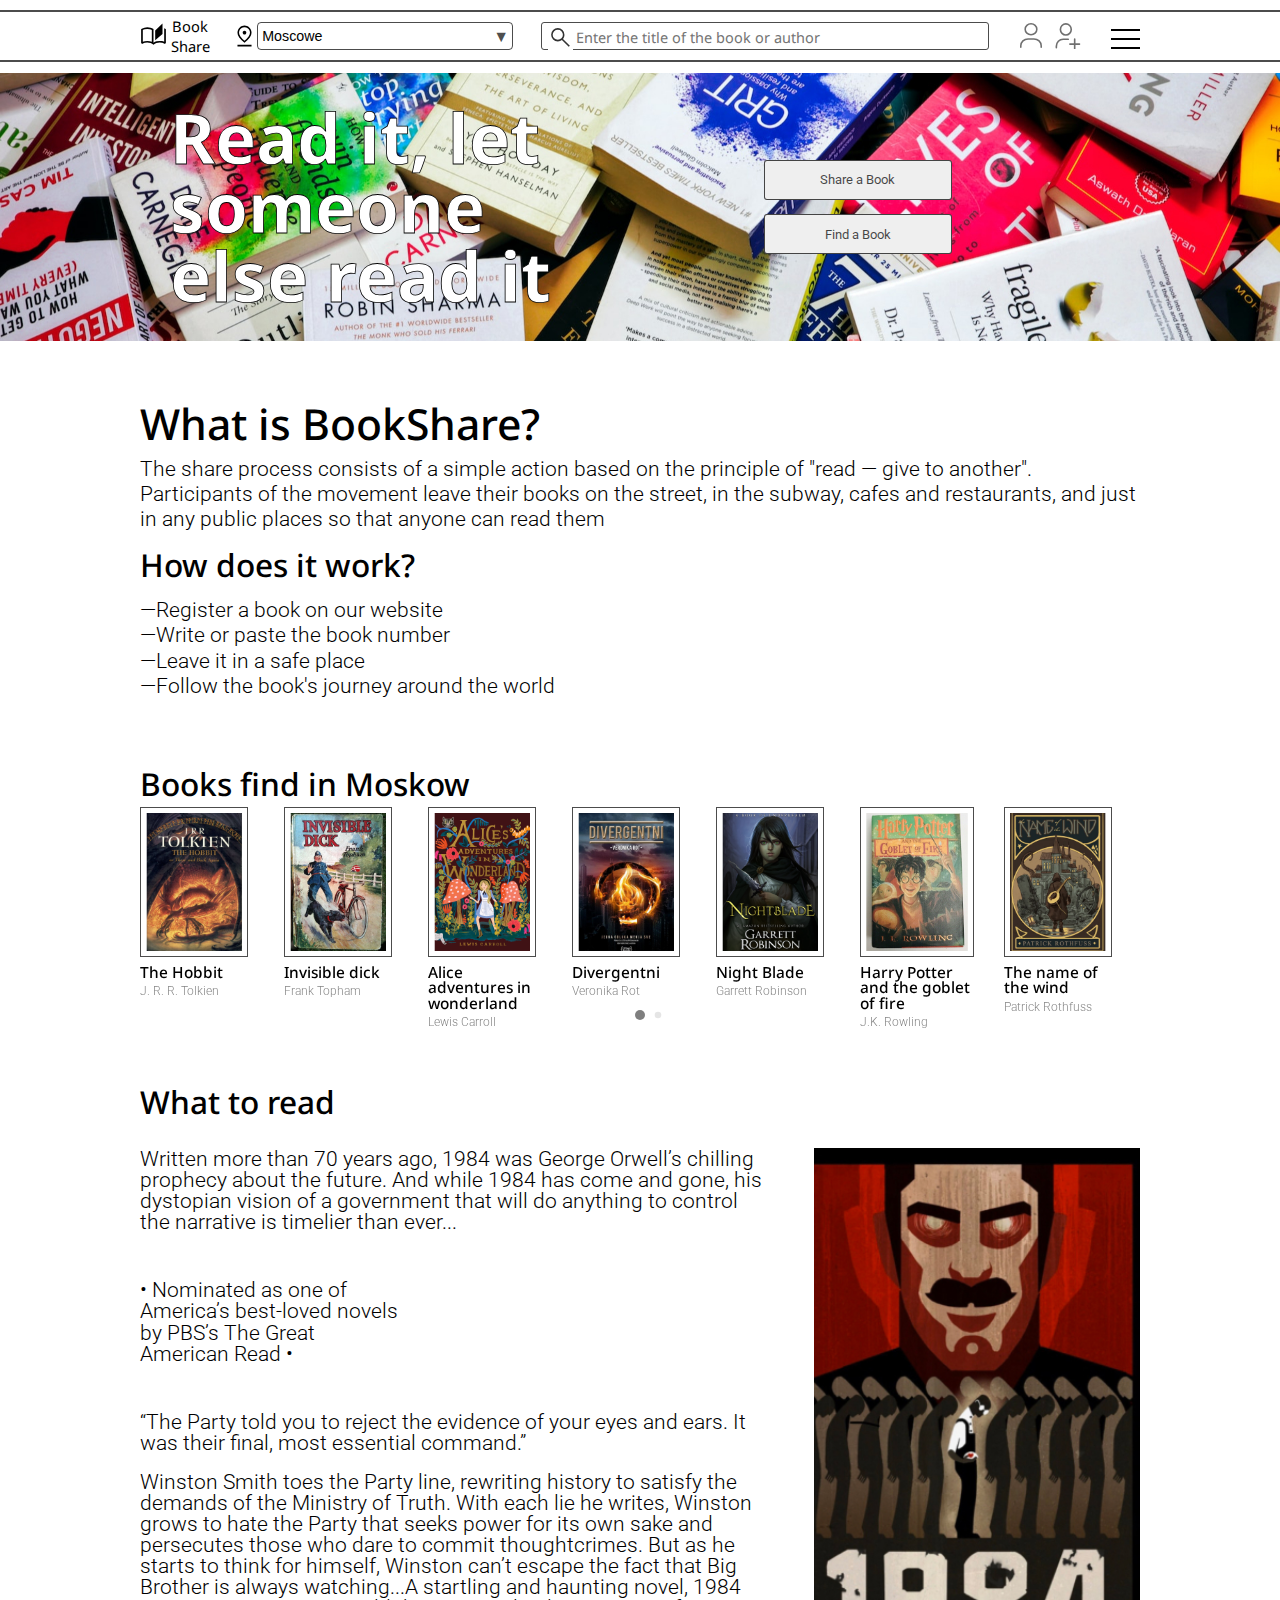
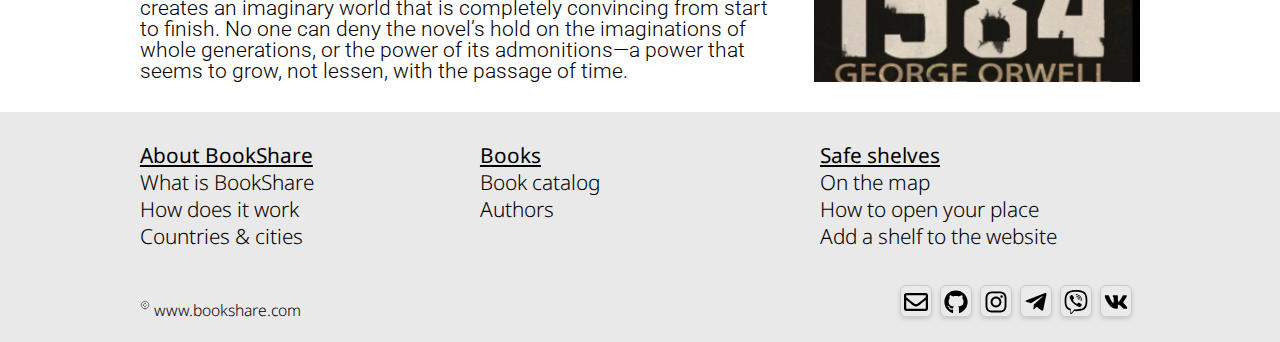
<file: index.html>
<!DOCTYPE html>
<html lang="en">

<head>
   <meta charset="UTF-8">
   <meta http-equiv="X-UA-Compatible" content="IE=edge">
   <meta name="viewport" content="width=device-width, initial-scale=1.0">
   <link rel="stylesheet" href="css/style.css">
   <link rel="stylesheet" href="https://cdn.jsdelivr.net/npm/swiper@9/swiper-bundle.min.css" />
   <title>BookShare</title>
</head>

<body>
   <div class="wrapper">
      <header class="header">

         <div class="line"></div>
         <div class="container container-menu">
            <div class="menu">
               <!-- ================================= -->
               <button class="menu__logo">
                  <div class="menu__logo-icon">
                     <img src="img/001-menu/01_open-book.svg" alt="book">
                  </div>
                  <div class="menu__logo-text">Book <br> Share </div>
               </button>
               <!-- ================================= -->
               <div class="menu__location">
                  <img src="img/001-menu/02_pin-drop.svg" alt="location">
                  <div class="menu__location-select">
                     <select name="location" class="menu__location-select-city">
                        <option select disableed value="Moscowe">Moscowe</option>
                        <option value="Ekaterinburg">Ekaterinburg</option>
                        <option value="Omsk">Omsk</option>
                        <option value="Cheboksary">Cheboksary</option>
                     </select>
                  </div>
               </div>
               <!-- ================================= -->
               <div class="menu__search">
                  <form action="#" method="get" class="menu__search-wrapper">
                     <div>
                        <button type="reset" class="menu__search-btn btn">
                           <img class="menu__search-btn-img-1" src="img/001-menu/03_search.svg" alt="">
                           <img class="menu__search-btn-img-2 display__none" src="img/001-menu/03_search-2.svg" alt="">
                        </button>
                     </div>
                     <div class="menu__search-input">
                        <input class="search__input" type="text" placeholder="Enter the title of the book or author">
                     </div>
                  </form>
               </div>
               <!-- ================================= -->
               <div class="menu__contacts">
                  <div class="menu__contacts-login">
                     <button class="btn btn-item">
                        <img src="img/001-menu/04_Vector 1.svg" alt="">
                        <div class="prompt">Register</div>
                     </button>
                  </div>
                  <div class="menu__contacts-new">
                     <button class="btn btn-item">
                        <img src="img/001-menu/05_Vector 2.svg" alt="">
                        <div class="prompt">New account</div>
                     </button>
                  </div>
               </div>
               <!-- ================================= -->
               <div class="menu__burger">
                  <nav class="nav burger__wrapper">
                     <ul class="nav__list">
                        <li class="nav__item"><a href="#" data-goto=".what-is-bookshare" class="nav__link">What is
                              BookShare</a></li>
                        <li class="nav__item"><a href="#" data-goto=".slider__book-find-in-moskow"
                              class="nav__link">Books find in city</a></li>
                        <li class="nav__item"><a href="#" data-goto=".what-to-read" class="nav__link">What to read</a>
                        </li>
                        <li class="nav__item"><a href="#" data-goto=".footer" class="nav__link">Information block</a>
                        </li>
                        <li class="nav__item"><a href="./categories.html" class="nav__link">Categories</a></li>
                        <!-- <li class="nav__item"><a href="#" class="nav__link">Пункт 6</a></li> -->
                     </ul>
                  </nav>
                  <button class="burger" aria-label="Открыть меню" aria-expanded="false">
                     <span class="burger__line"></span>
                  </button>
               </div>
            </div>
            <div class="line line-one"></div>
            <!-- ======================================= -->
         </div>
         <div class="line"></div>
         <div class="header-box">
            <div class="container">
               <div class="header-box__content">
                  <h1>Read it, let someone <br>else read it</h1>
                  <div class="header-box__content-button">
                     <button class="header-box__content-button-one">Share a Book</button>
                     <button class="header-box__content-button-two">Find a Book</button>
                  </div>
                  </p>
               </div>
            </div>
            <!-- ========================================= -->
      </header>
      <main class="main">
         <section class="what-is-bookshare">
            <div class="container">
               <div class="box-text-1">
                  <h2>What is BookShare?</h2>
                  <p>The share process consists of a simple action based on the principle of "read — give to another".
                     Participants of the movement leave their books on the street, in the subway, cafes and restaurants,
                     and just in any public places so that anyone can read them
                  </p>
               </div>
               <div class="box-text-2">
                  <h3>How does it work?</h3>
                  <ul>
                     <li>Register a book on our website</li>
                     <li>Write or paste the book number</li>
                     <li>Leave it in a safe place</li>
                     <li>Follow the book's journey around the world</li>
                  </ul>
               </div>
            </div>
         </section>
         <section class="slider__book-find-in-moskow">
            <div class="container">
               <div class="swiper">
                  <h3 class="title">Books find in Moskow</h3>
                  <div class="swiper-wrapper">
                     <!-- Slides -->
                     <a href="#" class="swiper-slide">
                        <div class="swiper-slide__image">
                           <img src="./img/003-slider/001_The-Hobbit.png" alt="The Hobbit">
                        </div>
                        <h4 class="swiper-slide__book-title">The Hobbit</h4>
                        <p class="swiper-slide__author">J. R. R. Tolkien</p>
                     </a>
                     <a href="#" class="swiper-slide">
                        <div class="swiper-slide__image">
                           <img src="./img/003-slider/002_Invisible-dick.png" alt="Invisible dick">
                        </div>
                        <h4 class="swiper-slide__book-title">Invisible dick</h4>
                        <p class="swiper-slide__author">Frank Topham</p>
                     </a>
                     <a href="#" class="swiper-slide">
                        <div class="swiper-slide__image">
                           <img src="./img/003-slider/003_Alice-adventures-in-wonderland.png"
                              alt="Alice adventures in wonderland">
                        </div>
                        <h4 class="swiper-slide__book-title">Alice adventures in wonderland</h4>
                        <p class="swiper-slide__author">Lewis Carroll</p>
                     </a>
                     <a href="#" class="swiper-slide">
                        <div class="swiper-slide__image">
                           <img src="./img/003-slider/004_Divergentni.png" alt="Divergentni">
                        </div>
                        <h4 class="swiper-slide__book-title">Divergentni
                        </h4>
                        <p class="swiper-slide__author">Veronika Rot</p>
                     </a>
                     <a href="#" class="swiper-slide">
                        <div class="swiper-slide__image">
                           <img src="./img/003-slider/005_Night-Blade.png" alt="Night Blade">
                        </div>
                        <h4 class="swiper-slide__book-title">Night Blade
                        </h4>
                        <p class="swiper-slide__author">Garrett Robinson</p>
                     </a>
                     <a href="#" class="swiper-slide">
                        <div class="swiper-slide__image">
                           <img src="./img/003-slider/006_Harry-Potter-and-the-goblet-of-fire.png"
                              alt="Harry Potter and the goblet of fire">
                        </div>
                        <h4 class="swiper-slide__book-title">Harry Potter and the goblet of fire
                        </h4>
                        <p class="swiper-slide__author">J.K. Rowling</p>
                     </a>
                     <a href="#" class="swiper-slide">
                        <div class="swiper-slide__image">
                           <img src="./img/003-slider/007_The-name-of-the-wind.png" alt="The name of the wind">
                        </div>
                        <h4 class="swiper-slide__book-title">The name of the wind</h4>
                        <p class="swiper-slide__author">Patrick Rothfuss</p>
                     </a>
                     <a href="#" class="swiper-slide">
                        <div class="swiper-slide__image">
                           <img src="./img/003-slider/008_The-book-of-Bera.png" alt="The book of Bera">
                        </div>
                        <h4 class="swiper-slide__book-title">The book of Bera</h4>
                        <p class="swiper-slide__author">Suzie Wilde</p>
                     </a>
                  </div>
                  <!-- If we need pagination -->
                  <div class="swiper-pagination"></div>

                  <!-- If we need navigation buttons -->
                  <!-- <div class="swiper-button-prev"></div>
                  <div class="swiper-button-next"></div> -->

                  <!-- If we need scrollbar -->
                  <!-- <div class="swiper-scrollbar"></div> -->
               </div>
            </div>
         </section>
         <section class="what-to-read">
            <div class="container">
               <div class="what-to-read__wrapper">
                  <h3>What to read</h3>
                  <div class="what-to-read__box">
                     <div class="what-to-read__image">
                        <img src="./img/004-what-to-read/001.jpg" alt="What-to-read">
                     </div>
                     <div class="what-to-read__text-one">
                        <p>Written more than 70 years ago, 1984 was George Orwell’s chilling prophecy about the future.
                           And while 1984 has come and gone, his dystopian vision of a government that will do anything
                           to control the narrative is timelier than ever...</p>
                     </div>
                     <div class="what-to-read__box">
                        <p>• Nominated as one of America’s best-loved novels by PBS’s The Great American Read •</p>
                     </div>
                     <div class="what-to-read__text-three">
                        <p>“The Party told you to reject the evidence of your eyes and ears. It was their final, most
                           essential command.”</p>
                     </div>
                     <div class="what-to-read__text-four">
                        <p>Winston Smith toes the Party line, rewriting history to satisfy the demands of the Ministry
                           of Truth. With each lie he writes, Winston grows to hate the Party that seeks power for its
                           own sake and persecutes those who dare to commit thoughtcrimes. But as he starts to think for
                           himself, Winston can’t escape the fact that Big Brother is always watching...A startling and
                           haunting novel, 1984 creates an imaginary world that is completely convincing from start to
                           finish. No one can deny the novel’s hold on the imaginations of whole generations, or the
                           power of its admonitions—a power that seems to grow, not lessen, with the passage of time.
                        </p>
                     </div>
                  </div>
               </div>
            </div>
         </section>
      </main>
      <footer class="footer">
         <div class="container">
            <div class="footer__wrapper">
               <div class="footer__about-bookshare">
                  <h5>About BookShare</h5>
                  <a href="#">
                     <p>What is BookShare</p>
                  </a>
                  <a href="#">
                     <p>How does it work</p>
                  </a>
                  <a href="#">
                     <p>Countries & cities</p>
                  </a>
               </div>
               <div class="footer__books">
                  <h5>Books</h5>
                  <a href="#">
                     <p>Book catalog</p>
                  </a>
                  <a href="#">
                     <p>Authors</p>
                  </a>
               </div>
               <div class="footer__safe-shelves">
                  <h5>Safe shelves</h5>
                  <a href="#">
                     <p>On the map</p>
                  </a>
                  <a href="#">
                     <p>How to open your place</p>
                  </a>
                  <a href="#">
                     <p>Add a shelf to the website</p>
                  </a>
               </div>
               <div class="footer__socials">
                  <div class="social email">
                     <a href="#" target="_blank">
                        <svg role="img" viewBox="0 0 512 512">
                           <path fill="currentColor"
                              d="M464 64H48C21.49 64 0 85.49 0 112v288c0 26.51 21.49 48 48 48h416c26.51 0 48-21.49 48-48V112c0-26.51-21.49-48-48-48zm0 48v40.805c-22.422 18.259-58.168 46.651-134.587 106.49-16.841 13.247-50.201 45.072-73.413 44.701-23.208.375-56.579-31.459-73.413-44.701C106.18 199.465 70.425 171.067 48 152.805V112h416zM48 400V214.398c22.914 18.251 55.409 43.862 104.938 82.646 21.857 17.205 60.134 55.186 103.062 54.955 42.717.231 80.509-37.199 103.053-54.947 49.528-38.783 82.032-64.401 104.947-82.653V400H48z" />
                        </svg>
                     </a>
                  </div>
                  <!-- <div class="social facebook">
                     <a href="#" target="_blank">
                        <svg role="img" viewBox="0 0 320 512">
                           <path fill="currentColor" d="M279.14 288l14.22-92.66h-88.91v-60.13c0-25.35 12.42-50.06 52.24-50.06h40.42V6.26S260.43 0 225.36 0c-73.22 0-121.08 44.38-121.08 124.72v70.62H22.89V288h81.39v224h100.17V288z"/>
                        </svg>
                     </a>
                  </div> -->
                  <div class="social github">
                     <a href="#" target="_blank">
                        <svg role="img" viewBox="0 0 496 512">
                           <path fill="currentColor"
                              d="M165.9 397.4c0 2-2.3 3.6-5.2 3.6-3.3.3-5.6-1.3-5.6-3.6 0-2 2.3-3.6 5.2-3.6 3-.3 5.6 1.3 5.6 3.6zm-31.1-4.5c-.7 2 1.3 4.3 4.3 4.9 2.6 1 5.6 0 6.2-2s-1.3-4.3-4.3-5.2c-2.6-.7-5.5.3-6.2 2.3zm44.2-1.7c-2.9.7-4.9 2.6-4.6 4.9.3 2 2.9 3.3 5.9 2.6 2.9-.7 4.9-2.6 4.6-4.6-.3-1.9-3-3.2-5.9-2.9zM244.8 8C106.1 8 0 113.3 0 252c0 110.9 69.8 205.8 169.5 239.2 12.8 2.3 17.3-5.6 17.3-12.1 0-6.2-.3-40.4-.3-61.4 0 0-70 15-84.7-29.8 0 0-11.4-29.1-27.8-36.6 0 0-22.9-15.7 1.6-15.4 0 0 24.9 2 38.6 25.8 21.9 38.6 58.6 27.5 72.9 20.9 2.3-16 8.8-27.1 16-33.7-55.9-6.2-112.3-14.3-112.3-110.5 0-27.5 7.6-41.3 23.6-58.9-2.6-6.5-11.1-33.3 2.6-67.9 20.9-6.5 69 27 69 27 20-5.6 41.5-8.5 62.8-8.5s42.8 2.9 62.8 8.5c0 0 48.1-33.6 69-27 13.7 34.7 5.2 61.4 2.6 67.9 16 17.7 25.8 31.5 25.8 58.9 0 96.5-58.9 104.2-114.8 110.5 9.2 7.9 17 22.9 17 46.4 0 33.7-.3 75.4-.3 83.6 0 6.5 4.6 14.4 17.3 12.1C428.2 457.8 496 362.9 496 252 496 113.3 383.5 8 244.8 8zM97.2 352.9c-1.3 1-1 3.3.7 5.2 1.6 1.6 3.9 2.3 5.2 1 1.3-1 1-3.3-.7-5.2-1.6-1.6-3.9-2.3-5.2-1zm-10.8-8.1c-.7 1.3.3 2.9 2.3 3.9 1.6 1 3.6.7 4.3-.7.7-1.3-.3-2.9-2.3-3.9-2-.6-3.6-.3-4.3.7zm32.4 35.6c-1.6 1.3-1 4.3 1.3 6.2 2.3 2.3 5.2 2.6 6.5 1 1.3-1.3.7-4.3-1.3-6.2-2.2-2.3-5.2-2.6-6.5-1zm-11.4-14.7c-1.6 1-1.6 3.6 0 5.9 1.6 2.3 4.3 3.3 5.6 2.3 1.6-1.3 1.6-3.9 0-6.2-1.4-2.3-4-3.3-5.6-2z" />
                        </svg>
                     </a>
                  </div>
                  <div class="social instagram">
                     <a href="#" target="_blank">
                        <svg role="img" viewBox="0 0 448 512">
                           <path fill="currentColor"
                              d="M224.1 141c-63.6 0-114.9 51.3-114.9 114.9s51.3 114.9 114.9 114.9S339 319.5 339 255.9 287.7 141 224.1 141zm0 189.6c-41.1 0-74.7-33.5-74.7-74.7s33.5-74.7 74.7-74.7 74.7 33.5 74.7 74.7-33.6 74.7-74.7 74.7zm146.4-194.3c0 14.9-12 26.8-26.8 26.8-14.9 0-26.8-12-26.8-26.8s12-26.8 26.8-26.8 26.8 12 26.8 26.8zm76.1 27.2c-1.7-35.9-9.9-67.7-36.2-93.9-26.2-26.2-58-34.4-93.9-36.2-37-2.1-147.9-2.1-184.9 0-35.8 1.7-67.6 9.9-93.9 36.1s-34.4 58-36.2 93.9c-2.1 37-2.1 147.9 0 184.9 1.7 35.9 9.9 67.7 36.2 93.9s58 34.4 93.9 36.2c37 2.1 147.9 2.1 184.9 0 35.9-1.7 67.7-9.9 93.9-36.2 26.2-26.2 34.4-58 36.2-93.9 2.1-37 2.1-147.8 0-184.8zM398.8 388c-7.8 19.6-22.9 34.7-42.6 42.6-29.5 11.7-99.5 9-132.1 9s-102.7 2.6-132.1-9c-19.6-7.8-34.7-22.9-42.6-42.6-11.7-29.5-9-99.5-9-132.1s-2.6-102.7 9-132.1c7.8-19.6 22.9-34.7 42.6-42.6 29.5-11.7 99.5-9 132.1-9s102.7-2.6 132.1 9c19.6 7.8 34.7 22.9 42.6 42.6 11.7 29.5 9 99.5 9 132.1s2.7 102.7-9 132.1z" />
                        </svg>
                     </a>
                  </div>
                  <!-- <div class="social linkedin">
                     <a href="#" target="_blank">
                        <svg role="img" viewBox="0 0 448 512">
                           <path fill="currentColor" d="M100.28 448H7.4V148.9h92.88zM53.79 108.1C24.09 108.1 0 83.5 0 53.8a53.79 53.79 0 0 1 107.58 0c0 29.7-24.1 54.3-53.79 54.3zM447.9 448h-92.68V302.4c0-34.7-.7-79.2-48.29-79.2-48.29 0-55.69 37.7-55.69 76.7V448h-92.78V148.9h89.08v40.8h1.3c12.4-23.5 42.69-48.3 87.88-48.3 94 0 111.28 61.9 111.28 142.3V448z"/>
                        </svg>
                     </a>
                  </div> -->
                  <div class="social telegram">
                     <a href="#" target="_blank">
                        <svg role="img" viewBox="0 0 448 512">
                           <path fill="currentColor"
                              d="M446.7 98.6l-67.6 318.8c-5.1 22.5-18.4 28.1-37.3 17.5l-103-75.9-49.7 47.8c-5.5 5.5-10.1 10.1-20.7 10.1l7.4-104.9 190.9-172.5c8.3-7.4-1.8-11.5-12.9-4.1L117.8 284 16.2 252.2c-22.1-6.9-22.5-22.1 4.6-32.7L418.2 66.4c18.4-6.9 34.5 4.1 28.5 32.2z" />
                        </svg>
                     </a>
                  </div>
                  <!-- <div class="social twitter">
                     <a href="#" target="_blank">
                        <svg role="img" viewBox="0 0 512 512">
                           <path fill="currentColor" d="M459.37 151.716c.325 4.548.325 9.097.325 13.645 0 138.72-105.583 298.558-298.558 298.558-59.452 0-114.68-17.219-161.137-47.106 8.447.974 16.568 1.299 25.34 1.299 49.055 0 94.213-16.568 130.274-44.832-46.132-.975-84.792-31.188-98.112-72.772 6.498.974 12.995 1.624 19.818 1.624 9.421 0 18.843-1.3 27.614-3.573-48.081-9.747-84.143-51.98-84.143-102.985v-1.299c13.969 7.797 30.214 12.67 47.431 13.319-28.264-18.843-46.781-51.005-46.781-87.391 0-19.492 5.197-37.36 14.294-52.954 51.655 63.675 129.3 105.258 216.365 109.807-1.624-7.797-2.599-15.918-2.599-24.04 0-57.828 46.782-104.934 104.934-104.934 30.213 0 57.502 12.67 76.67 33.137 23.715-4.548 46.456-13.32 66.599-25.34-7.798 24.366-24.366 44.833-46.132 57.827 21.117-2.273 41.584-8.122 60.426-16.243-14.292 20.791-32.161 39.308-52.628 54.253z"/>
                        </svg>
                     </a>
                  </div> -->
                  <div class="social viber">
                     <a href="#" target="_blank">
                        <svg role="img" viewBox="0 0 512 512">
                           <path fill="currentColor"
                              d="M444 49.9C431.3 38.2 379.9.9 265.3.4c0 0-135.1-8.1-200.9 52.3C27.8 89.3 14.9 143 13.5 209.5c-1.4 66.5-3.1 191.1 117 224.9h.1l-.1 51.6s-.8 20.9 13 25.1c16.6 5.2 26.4-10.7 42.3-27.8 8.7-9.4 20.7-23.2 29.8-33.7 82.2 6.9 145.3-8.9 152.5-11.2 16.6-5.4 110.5-17.4 125.7-142 15.8-128.6-7.6-209.8-49.8-246.5zM457.9 287c-12.9 104-89 110.6-103 115.1-6 1.9-61.5 15.7-131.2 11.2 0 0-52 62.7-68.2 79-5.3 5.3-11.1 4.8-11-5.7 0-6.9.4-85.7.4-85.7-.1 0-.1 0 0 0-101.8-28.2-95.8-134.3-94.7-189.8 1.1-55.5 11.6-101 42.6-131.6 55.7-50.5 170.4-43 170.4-43 96.9.4 143.3 29.6 154.1 39.4 35.7 30.6 53.9 103.8 40.6 211.1zm-139-80.8c.4 8.6-12.5 9.2-12.9.6-1.1-22-11.4-32.7-32.6-33.9-8.6-.5-7.8-13.4.7-12.9 27.9 1.5 43.4 17.5 44.8 46.2zm20.3 11.3c1-42.4-25.5-75.6-75.8-79.3-8.5-.6-7.6-13.5.9-12.9 58 4.2 88.9 44.1 87.8 92.5-.1 8.6-13.1 8.2-12.9-.3zm47 13.4c.1 8.6-12.9 8.7-12.9.1-.6-81.5-54.9-125.9-120.8-126.4-8.5-.1-8.5-12.9 0-12.9 73.7.5 133 51.4 133.7 139.2zM374.9 329v.2c-10.8 19-31 40-51.8 33.3l-.2-.3c-21.1-5.9-70.8-31.5-102.2-56.5-16.2-12.8-31-27.9-42.4-42.4-10.3-12.9-20.7-28.2-30.8-46.6-21.3-38.5-26-55.7-26-55.7-6.7-20.8 14.2-41 33.3-51.8h.2c9.2-4.8 18-3.2 23.9 3.9 0 0 12.4 14.8 17.7 22.1 5 6.8 11.7 17.7 15.2 23.8 6.1 10.9 2.3 22-3.7 26.6l-12 9.6c-6.1 4.9-5.3 14-5.3 14s17.8 67.3 84.3 84.3c0 0 9.1.8 14-5.3l9.6-12c4.6-6 15.7-9.8 26.6-3.7 14.7 8.3 33.4 21.2 45.8 32.9 7 5.7 8.6 14.4 3.8 23.6z" />
                        </svg>
                     </a>
                  </div>
                  <div class="social vk">
                     <a href="#" target="_blank">
                        <svg role="img" viewBox="0 0 576 512">
                           <path fill="currentColor"
                              d="M545 117.7c3.7-12.5 0-21.7-17.8-21.7h-58.9c-15 0-21.9 7.9-25.6 16.7 0 0-30 73.1-72.4 120.5-13.7 13.7-20 18.1-27.5 18.1-3.7 0-9.4-4.4-9.4-16.9V117.7c0-15-4.2-21.7-16.6-21.7h-92.6c-9.4 0-15 7-15 13.5 0 14.2 21.2 17.5 23.4 57.5v86.8c0 19-3.4 22.5-10.9 22.5-20 0-68.6-73.4-97.4-157.4-5.8-16.3-11.5-22.9-26.6-22.9H38.8c-16.8 0-20.2 7.9-20.2 16.7 0 15.6 20 93.1 93.1 195.5C160.4 378.1 229 416 291.4 416c37.5 0 42.1-8.4 42.1-22.9 0-66.8-3.4-73.1 15.4-73.1 8.7 0 23.7 4.4 58.7 38.1 40 40 46.6 57.9 69 57.9h58.9c16.8 0 25.3-8.4 20.4-25-11.2-34.9-86.9-106.7-90.3-111.5-8.7-11.2-6.2-16.2 0-26.2.1-.1 72-101.3 79.4-135.6z" />
                        </svg>
                     </a>
                  </div>
                  <!-- <div class="social whatsapp">
                     <a href="#" target="_blank">
                        <svg role="img" viewBox="0 0 448 512">
                           <path fill="currentColor" d="M380.9 97.1C339 55.1 283.2 32 223.9 32c-122.4 0-222 99.6-222 222 0 39.1 10.2 77.3 29.6 111L0 480l117.7-30.9c32.4 17.7 68.9 27 106.1 27h.1c122.3 0 224.1-99.6 224.1-222 0-59.3-25.2-115-67.1-157zm-157 341.6c-33.2 0-65.7-8.9-94-25.7l-6.7-4-69.8 18.3L72 359.2l-4.4-7c-18.5-29.4-28.2-63.3-28.2-98.2 0-101.7 82.8-184.5 184.6-184.5 49.3 0 95.6 19.2 130.4 54.1 34.8 34.9 56.2 81.2 56.1 130.5 0 101.8-84.9 184.6-186.6 184.6zm101.2-138.2c-5.5-2.8-32.8-16.2-37.9-18-5.1-1.9-8.8-2.8-12.5 2.8-3.7 5.6-14.3 18-17.6 21.8-3.2 3.7-6.5 4.2-12 1.4-32.6-16.3-54-29.1-75.5-66-5.7-9.8 5.7-9.1 16.3-30.3 1.8-3.7.9-6.9-.5-9.7-1.4-2.8-12.5-30.1-17.1-41.2-4.5-10.8-9.1-9.3-12.5-9.5-3.2-.2-6.9-.2-10.6-.2-3.7 0-9.7 1.4-14.8 6.9-5.1 5.6-19.4 19-19.4 46.3 0 27.3 19.9 53.7 22.6 57.4 2.8 3.7 39.1 59.7 94.8 83.8 35.2 15.2 49 16.5 66.6 13.9 10.7-1.6 32.8-13.4 37.4-26.4 4.6-13 4.6-24.1 3.2-26.4-1.3-2.5-5-3.9-10.5-6.6z"/>
                        </svg>
                     </a>
                  </div> -->
               </div>
               <div class="footer__www">
                  <a href="#">
                     <img src="./img/005-footer/Copyright.svg" alt="">
                     <p>www.bookshare.com</p>
                  </a>
               </div>
            </div>
         </div>
      </footer>
   </div>
   <script src="https://cdn.jsdelivr.net/npm/swiper@9/swiper-bundle.min.js"></script>
   <script src="js/script.js"></script>
</body>

</html>
</file>
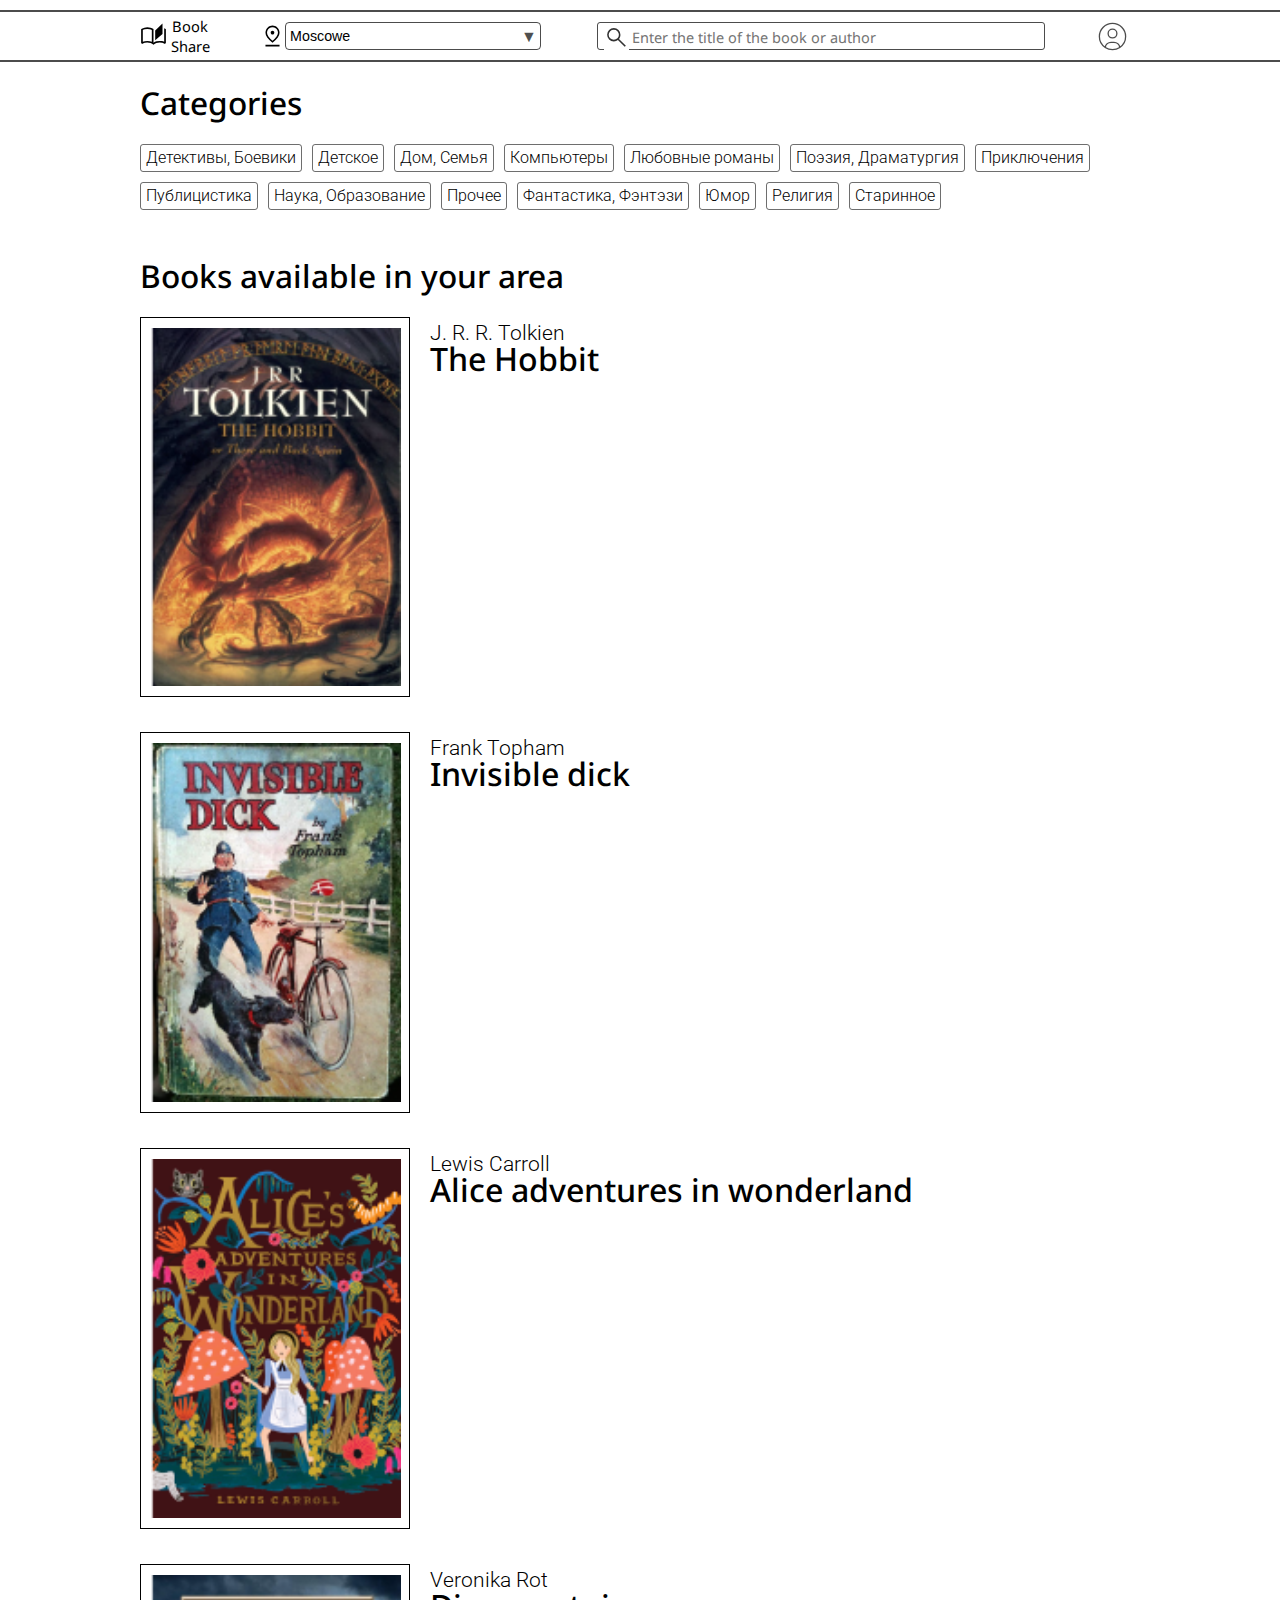
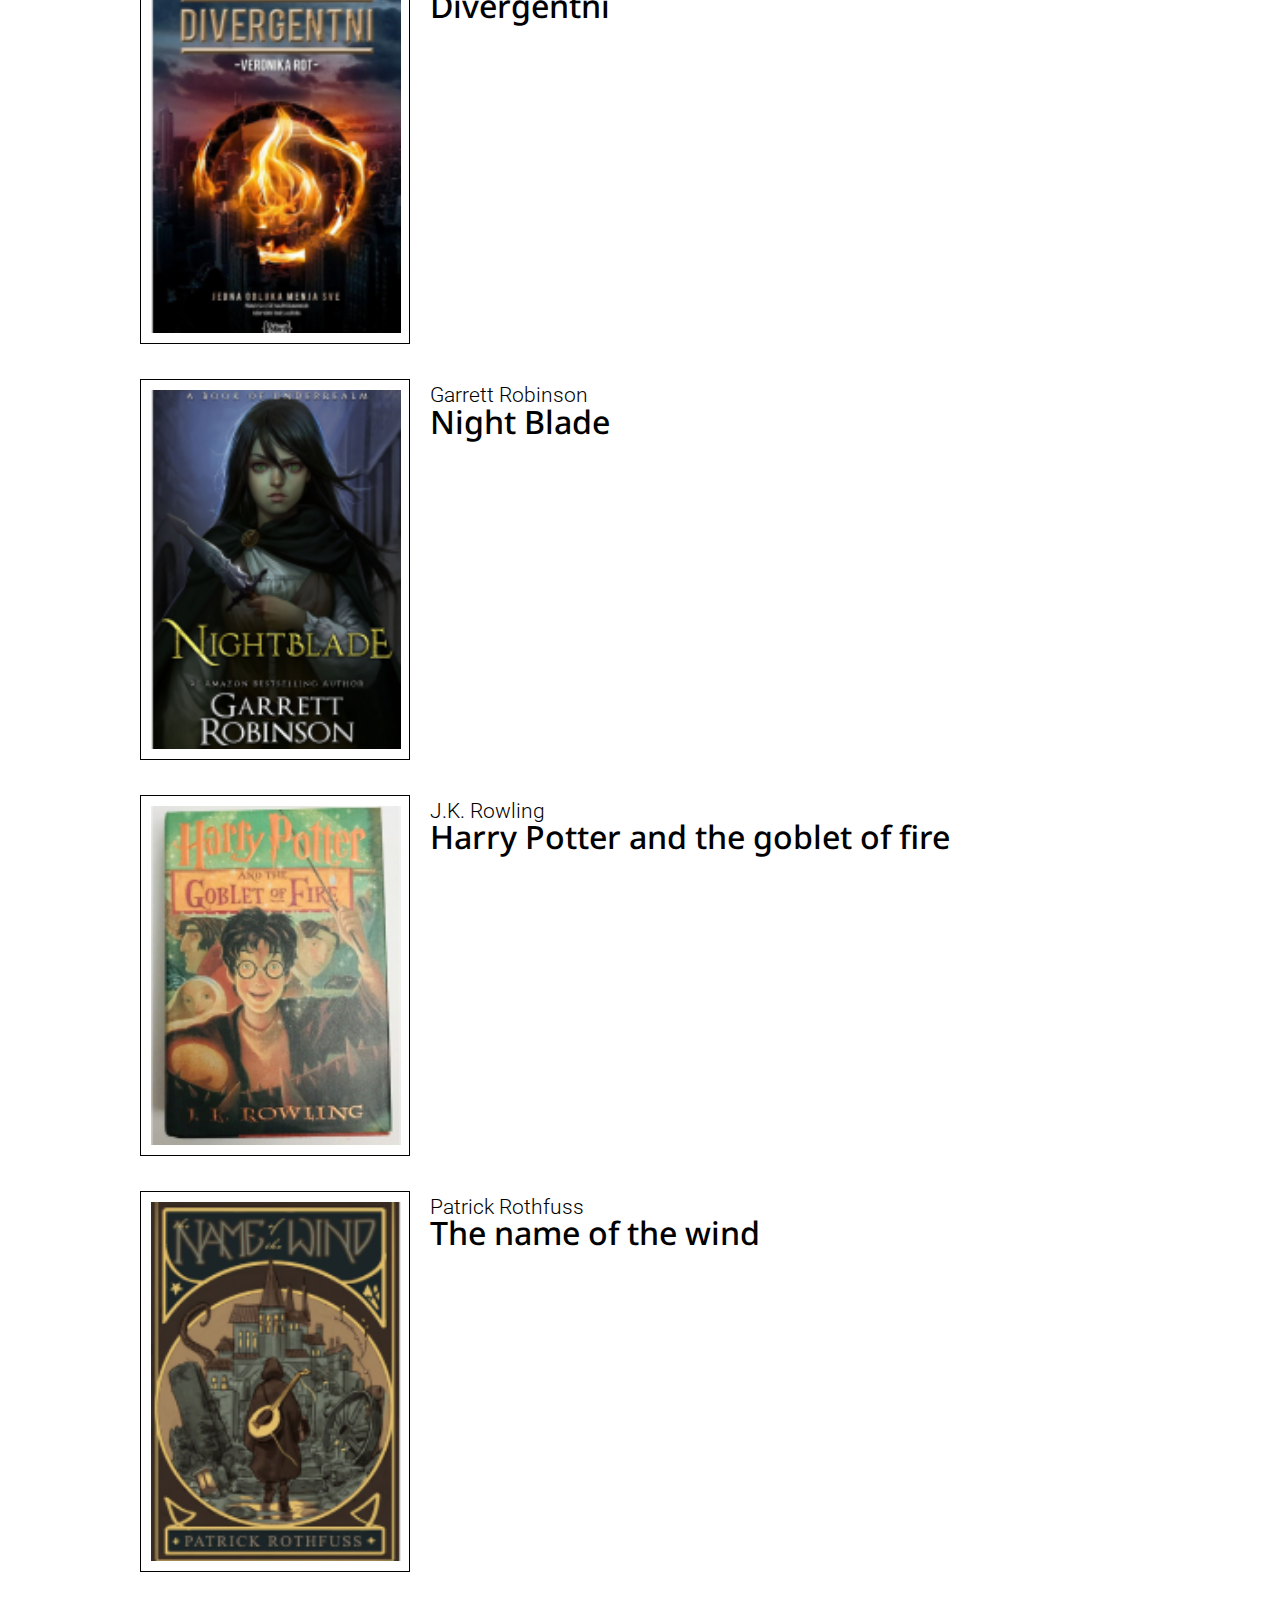
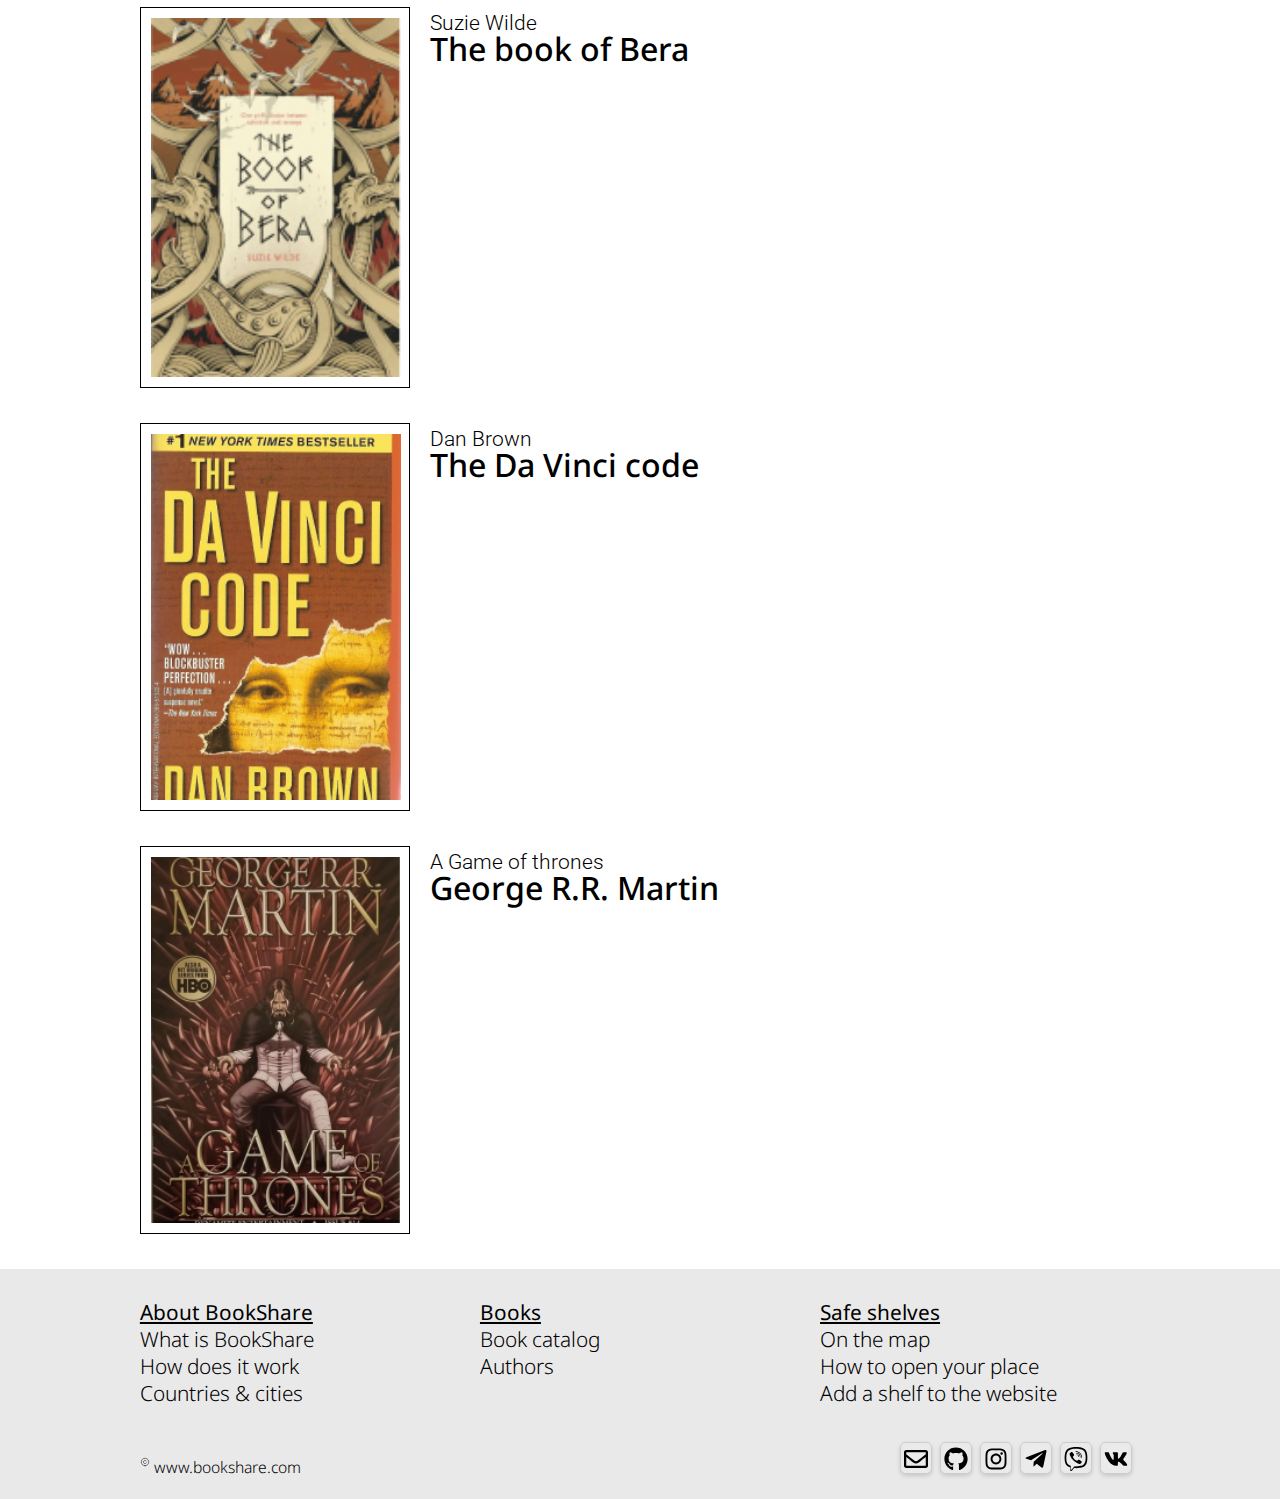
<file: categories.html>
<!DOCTYPE html>
<html lang="en">

<head>
   <meta charset="UTF-8">
   <meta http-equiv="X-UA-Compatible" content="IE=edge">
   <meta name="viewport" content="width=device-width, initial-scale=1.0">
   <link rel="stylesheet" href="css/style.css">
   <link rel="stylesheet" href="https://cdn.jsdelivr.net/npm/swiper@9/swiper-bundle.min.css" />
   <title>BookShare</title>
</head>

<body>
   <div class="wrapper">
      <header class="header">
         <div class="line"></div>
         <div class="container container-menu">
            <div class="menu">
               <!-- ================================= -->
               <button class="menu__logo">
                  <div class="menu__logo-icon">
                     <img src="img/001-menu/01_open-book.svg" alt="book">
                  </div>
                  <div class="menu__logo-text">Book <br> Share </div>
               </button>
               <!-- ================================= -->
               <div class="menu__location">
                  <img src="img/001-menu/02_pin-drop.svg" alt="location">
                  <div class="menu__location-select">
                     <select name="location" class="menu__location-select-city">
                        <option select disableed value="Moscowe">Moscowe</option>
                        <option value="Ekaterinburg">Ekaterinburg</option>
                        <option value="Omsk">Omsk</option>
                        <option value="Cheboksary">Cheboksary</option>
                     </select>
                  </div>
               </div>
               <!-- ================================= -->
               <div class="menu__search">
                  <form action="#" method="get" class="menu__search-wrapper">
                     <div>
                        <button type="reset" class="menu__search-btn btn">
                           <img class="menu__search-btn-img-1" src="img/001-menu/03_search.svg" alt="">
                           <img class="menu__search-btn-img-2 display__none" src="img/001-menu/03_search-2.svg" alt="">
                        </button>
                     </div>
                     <div class="menu__search-input">
                        <input class="search__input" type="text" placeholder="Enter the title of the book or author">
                     </div>
                  </form>
               </div>
               <!-- ================================= -->
               <div class="login-page">
                  <div class="menu__login-page">
                     <img src="./img/Enter/heder/User Circle.svg" alt="Login page">
                  </div>
               </div>
               <!-- ================================= -->
               <!-- <div class="menu__burger">
                  <nav class="nav burger__wrapper">
                     <ul class="nav__list">
                        <li class="nav__item"><a href="#" data-goto=".what-is-bookshare" class="nav__link">What is
                              BookShare</a></li>
                        <li class="nav__item"><a href="#" data-goto=".slider__book-find-in-moskow"
                              class="nav__link">Books find in city</a></li>
                        <li class="nav__item"><a href="#" data-goto=".what-to-read" class="nav__link">What to read</a>
                        </li>
                        <li class="nav__item"><a href="#" data-goto=".footer" class="nav__link">Information block</a>
                        </li>
                        <li class="nav__item"><a href="./categories.html" class="nav__link">Categories</a></li>
                        <li class="nav__item"><a href="#" class="nav__link">Пункт 6</a></li>
                     </ul>
                  </nav>
                  <button class="burger" aria-label="Открыть меню" aria-expanded="false">
                     <span class="burger__line"></span>
                  </button>
               </div> -->
            </div>
            <div class="line line-one"></div>
            <!-- ======================================= -->
         </div>
         <div class="line"></div>
      </header>
      <main class="main">
         <section class="categories">
            <div class="container">
               <h3>Categories</h3>
               <div class="categories__list">
                  <div class="categories__list-item">
                     <a href="#">Детективы, Боевики</a>
                  </div>
                  <div class="categories__list-item">
                     <a href="#">Детское</a>
                  </div>
                  <div class="categories__list-item">
                     <a href="#">Дом, Семья</a>
                  </div>
                  <div class="categories__list-item">
                     <a href="#">Компьютеры</a>
                  </div>
                  <div class="categories__list-item">
                     <a href="#">Любовные романы</a>
                  </div>
                  <div class="categories__list-item">
                     <a href="#">Поэзия, Драматургия</a>
                  </div>
                  <div class="categories__list-item">
                     <a href="#">Приключения</a>
                  </div>
                  <div class="categories__list-item">
                     <a href="#">Публицистика</a>
                  </div>
                  <div class="categories__list-item">
                     <a href="#">Наука, Образование</a>
                  </div>
                  <div class="categories__list-item">
                     <a href="#">Прочее</a>
                  </div>
                  <div class="categories__list-item">
                     <a href="#">Фантастика, Фэнтэзи</a>
                  </div>
                  <div class="categories__list-item">
                     <a href="#">Юмор</a>
                  </div>
                  <div class="categories__list-item">
                     <a href="#">Религия</a>
                  </div>
                  <div class="categories__list-item">
                     <a href="#">Старинное</a>
                  </div>
               </div>
            </div>
         </section>
         <section class="available">
            <div class="container">
               <h3 class="available__title">Books available in your area</h3>
               <div class="available__list">
                  <a href="#" class="available__item">
                     <div class="available__item-image">
                        <img src="./img/003-slider/001_The-Hobbit.png" alt="The Hobbit">
                     </div>
                     <div class="available__item-text">
                        <h4 class="available__item-book-title">The Hobbit</h4>
                        <p class="available__item-author">J. R. R. Tolkien</p>
                     </div>
                  </a>
                  <a href="#" class="available__item">
                     <div class="available__item-image">
                        <img src="./img/003-slider/002_Invisible-dick.png" alt="Invisible dick">
                     </div>
                     <div class="available__item-text">
                        <h4 class="available__item-book-title">Invisible dick</h4>
                        <p class="available__item-author">Frank Topham</p>
                     </div>
                  </a>
                  <a href="#" class="available__item">
                     <div class="available__item-image">
                        <img src="./img/003-slider/003_Alice-adventures-in-wonderland.png"
                           alt="Alice adventures in wonderland">
                     </div>
                     <div class="available__item-text">
                        <h4 class="available__item-book-title">Alice adventures in wonderland</h4>
                        <p class="available__item-author">Lewis Carroll</p>
                     </div>
                  </a>
                  <a href="#" class="available__item">
                     <div class="available__item-image">
                        <img src="./img/003-slider/004_Divergentni.png" alt="Divergentni">
                     </div>
                     <div class="available__item-text">
                        <h4 class="available__item-book-title">Divergentni
                        </h4>
                        <p class="available__item-author">Veronika Rot</p>
                     </div>
                  </a>
                  <a href="#" class="available__item">
                     <div class="available__item-image">
                        <img src="./img/003-slider/005_Night-Blade.png" alt="Night Blade">
                     </div>
                     <div class="available__item-text">
                        <h4 class="available__item-book-title">Night Blade
                        </h4>
                        <p class="available__item-author">Garrett Robinson</p>
                     </div>
                  </a>
                  <a href="#" class="available__item">
                     <div class="available__item-image">
                        <img src="./img/003-slider/006_Harry-Potter-and-the-goblet-of-fire.png"
                           alt="Harry Potter and the goblet of fire">
                     </div>
                     <div class="available__item-text">
                        <h4 class="available__item-book-title">Harry Potter and the goblet of fire </h4>
                        <p class="available__item-author">J.K. Rowling</p>
                     </div>
                  </a>
                  <a href="#" class="available__item">
                     <div class="available__item-image">
                        <img src="./img/003-slider/007_The-name-of-the-wind.png" alt="The name of the wind">
                     </div>
                     <div class="available__item-text">
                        <h4 class="available__item-book-title">The name of the wind</h4>
                        <p class="available__item-author">Patrick Rothfuss</p>
                     </div>
                  </a>
                  <a href="#" class="available__item">
                     <div class="available__item-image">
                        <img src="./img/003-slider/008_The-book-of-Bera.png" alt="The book of Bera">
                     </div>
                     <div class="available__item-text">
                        <h4 class="available__item-book-title">The book of Bera</h4>
                        <p class="available__item-author">Suzie Wilde</p>
                     </div>
                  </a>
                     <a href="#" class="available__item">
                     <div class="available__item-image">
                        <img src="./img/003-slider/009_The-Da-Vinci-code.png" alt="The Da Vinci code">
                     </div>
                     <div class="available__item-text">
                        <h4 class="available__item-book-title">The Da Vinci code</h4>
                        <p class="available__item-author">Dan Brown</p>
                     </div>
                  </a>
                  <a href="#" class="available__item">
                     <div class="available__item-image">
                        <img src="./img/003-slider/010_A-Game-of-thrones.png" alt="A Game of thrones">
                     </div>
                     <div class="available__item-text">
                        <h4 class="available__iteme-book-title">George R.R. Martin</h4>
                        <p class="available__item-text-author">A Game of thrones</p>
                     </div>
                  </a>
               </div>
            </div>
         </section>
      </main>
      <footer class="footer">
         <div class="container">
            <div class="footer__wrapper">
               <div class="footer__about-bookshare">
                  <h5>About BookShare</h5>
                  <a href="#">
                     <p>What is BookShare</p>
                  </a>
                  <a href="#">
                     <p>How does it work</p>
                  </a>
                  <a href="#">
                     <p>Countries & cities</p>
                  </a>
               </div>
               <div class="footer__books">
                  <h5>Books</h5>
                  <a href="#">
                     <p>Book catalog</p>
                  </a>
                  <a href="#">
                     <p>Authors</p>
                  </a>
               </div>
               <div class="footer__safe-shelves">
                  <h5>Safe shelves</h5>
                  <a href="#">
                     <p>On the map</p>
                  </a>
                  <a href="#">
                     <p>How to open your place</p>
                  </a>
                  <a href="#">
                     <p>Add a shelf to the website</p>
                  </a>
               </div>
               <div class="footer__socials">
                  <div class="social email">
                     <a href="#" target="_blank">
                        <svg role="img" viewBox="0 0 512 512">
                           <path fill="currentColor"
                              d="M464 64H48C21.49 64 0 85.49 0 112v288c0 26.51 21.49 48 48 48h416c26.51 0 48-21.49 48-48V112c0-26.51-21.49-48-48-48zm0 48v40.805c-22.422 18.259-58.168 46.651-134.587 106.49-16.841 13.247-50.201 45.072-73.413 44.701-23.208.375-56.579-31.459-73.413-44.701C106.18 199.465 70.425 171.067 48 152.805V112h416zM48 400V214.398c22.914 18.251 55.409 43.862 104.938 82.646 21.857 17.205 60.134 55.186 103.062 54.955 42.717.231 80.509-37.199 103.053-54.947 49.528-38.783 82.032-64.401 104.947-82.653V400H48z" />
                        </svg>
                     </a>
                  </div>
                  <!-- <div class="social facebook">
                  <a href="#" target="_blank">
                     <svg role="img" viewBox="0 0 320 512">
                        <path fill="currentColor" d="M279.14 288l14.22-92.66h-88.91v-60.13c0-25.35 12.42-50.06 52.24-50.06h40.42V6.26S260.43 0 225.36 0c-73.22 0-121.08 44.38-121.08 124.72v70.62H22.89V288h81.39v224h100.17V288z"/>
                     </svg>
                  </a>
               </div> -->
                  <div class="social github">
                     <a href="#" target="_blank">
                        <svg role="img" viewBox="0 0 496 512">
                           <path fill="currentColor"
                              d="M165.9 397.4c0 2-2.3 3.6-5.2 3.6-3.3.3-5.6-1.3-5.6-3.6 0-2 2.3-3.6 5.2-3.6 3-.3 5.6 1.3 5.6 3.6zm-31.1-4.5c-.7 2 1.3 4.3 4.3 4.9 2.6 1 5.6 0 6.2-2s-1.3-4.3-4.3-5.2c-2.6-.7-5.5.3-6.2 2.3zm44.2-1.7c-2.9.7-4.9 2.6-4.6 4.9.3 2 2.9 3.3 5.9 2.6 2.9-.7 4.9-2.6 4.6-4.6-.3-1.9-3-3.2-5.9-2.9zM244.8 8C106.1 8 0 113.3 0 252c0 110.9 69.8 205.8 169.5 239.2 12.8 2.3 17.3-5.6 17.3-12.1 0-6.2-.3-40.4-.3-61.4 0 0-70 15-84.7-29.8 0 0-11.4-29.1-27.8-36.6 0 0-22.9-15.7 1.6-15.4 0 0 24.9 2 38.6 25.8 21.9 38.6 58.6 27.5 72.9 20.9 2.3-16 8.8-27.1 16-33.7-55.9-6.2-112.3-14.3-112.3-110.5 0-27.5 7.6-41.3 23.6-58.9-2.6-6.5-11.1-33.3 2.6-67.9 20.9-6.5 69 27 69 27 20-5.6 41.5-8.5 62.8-8.5s42.8 2.9 62.8 8.5c0 0 48.1-33.6 69-27 13.7 34.7 5.2 61.4 2.6 67.9 16 17.7 25.8 31.5 25.8 58.9 0 96.5-58.9 104.2-114.8 110.5 9.2 7.9 17 22.9 17 46.4 0 33.7-.3 75.4-.3 83.6 0 6.5 4.6 14.4 17.3 12.1C428.2 457.8 496 362.9 496 252 496 113.3 383.5 8 244.8 8zM97.2 352.9c-1.3 1-1 3.3.7 5.2 1.6 1.6 3.9 2.3 5.2 1 1.3-1 1-3.3-.7-5.2-1.6-1.6-3.9-2.3-5.2-1zm-10.8-8.1c-.7 1.3.3 2.9 2.3 3.9 1.6 1 3.6.7 4.3-.7.7-1.3-.3-2.9-2.3-3.9-2-.6-3.6-.3-4.3.7zm32.4 35.6c-1.6 1.3-1 4.3 1.3 6.2 2.3 2.3 5.2 2.6 6.5 1 1.3-1.3.7-4.3-1.3-6.2-2.2-2.3-5.2-2.6-6.5-1zm-11.4-14.7c-1.6 1-1.6 3.6 0 5.9 1.6 2.3 4.3 3.3 5.6 2.3 1.6-1.3 1.6-3.9 0-6.2-1.4-2.3-4-3.3-5.6-2z" />
                        </svg>
                     </a>
                  </div>
                  <div class="social instagram">
                     <a href="#" target="_blank">
                        <svg role="img" viewBox="0 0 448 512">
                           <path fill="currentColor"
                              d="M224.1 141c-63.6 0-114.9 51.3-114.9 114.9s51.3 114.9 114.9 114.9S339 319.5 339 255.9 287.7 141 224.1 141zm0 189.6c-41.1 0-74.7-33.5-74.7-74.7s33.5-74.7 74.7-74.7 74.7 33.5 74.7 74.7-33.6 74.7-74.7 74.7zm146.4-194.3c0 14.9-12 26.8-26.8 26.8-14.9 0-26.8-12-26.8-26.8s12-26.8 26.8-26.8 26.8 12 26.8 26.8zm76.1 27.2c-1.7-35.9-9.9-67.7-36.2-93.9-26.2-26.2-58-34.4-93.9-36.2-37-2.1-147.9-2.1-184.9 0-35.8 1.7-67.6 9.9-93.9 36.1s-34.4 58-36.2 93.9c-2.1 37-2.1 147.9 0 184.9 1.7 35.9 9.9 67.7 36.2 93.9s58 34.4 93.9 36.2c37 2.1 147.9 2.1 184.9 0 35.9-1.7 67.7-9.9 93.9-36.2 26.2-26.2 34.4-58 36.2-93.9 2.1-37 2.1-147.8 0-184.8zM398.8 388c-7.8 19.6-22.9 34.7-42.6 42.6-29.5 11.7-99.5 9-132.1 9s-102.7 2.6-132.1-9c-19.6-7.8-34.7-22.9-42.6-42.6-11.7-29.5-9-99.5-9-132.1s-2.6-102.7 9-132.1c7.8-19.6 22.9-34.7 42.6-42.6 29.5-11.7 99.5-9 132.1-9s102.7-2.6 132.1 9c19.6 7.8 34.7 22.9 42.6 42.6 11.7 29.5 9 99.5 9 132.1s2.7 102.7-9 132.1z" />
                        </svg>
                     </a>
                  </div>
                  <!-- <div class="social linkedin">
                  <a href="#" target="_blank">
                     <svg role="img" viewBox="0 0 448 512">
                        <path fill="currentColor" d="M100.28 448H7.4V148.9h92.88zM53.79 108.1C24.09 108.1 0 83.5 0 53.8a53.79 53.79 0 0 1 107.58 0c0 29.7-24.1 54.3-53.79 54.3zM447.9 448h-92.68V302.4c0-34.7-.7-79.2-48.29-79.2-48.29 0-55.69 37.7-55.69 76.7V448h-92.78V148.9h89.08v40.8h1.3c12.4-23.5 42.69-48.3 87.88-48.3 94 0 111.28 61.9 111.28 142.3V448z"/>
                     </svg>
                  </a>
               </div> -->
                  <div class="social telegram">
                     <a href="#" target="_blank">
                        <svg role="img" viewBox="0 0 448 512">
                           <path fill="currentColor"
                              d="M446.7 98.6l-67.6 318.8c-5.1 22.5-18.4 28.1-37.3 17.5l-103-75.9-49.7 47.8c-5.5 5.5-10.1 10.1-20.7 10.1l7.4-104.9 190.9-172.5c8.3-7.4-1.8-11.5-12.9-4.1L117.8 284 16.2 252.2c-22.1-6.9-22.5-22.1 4.6-32.7L418.2 66.4c18.4-6.9 34.5 4.1 28.5 32.2z" />
                        </svg>
                     </a>
                  </div>
                  <!-- <div class="social twitter">
                  <a href="#" target="_blank">
                     <svg role="img" viewBox="0 0 512 512">
                        <path fill="currentColor" d="M459.37 151.716c.325 4.548.325 9.097.325 13.645 0 138.72-105.583 298.558-298.558 298.558-59.452 0-114.68-17.219-161.137-47.106 8.447.974 16.568 1.299 25.34 1.299 49.055 0 94.213-16.568 130.274-44.832-46.132-.975-84.792-31.188-98.112-72.772 6.498.974 12.995 1.624 19.818 1.624 9.421 0 18.843-1.3 27.614-3.573-48.081-9.747-84.143-51.98-84.143-102.985v-1.299c13.969 7.797 30.214 12.67 47.431 13.319-28.264-18.843-46.781-51.005-46.781-87.391 0-19.492 5.197-37.36 14.294-52.954 51.655 63.675 129.3 105.258 216.365 109.807-1.624-7.797-2.599-15.918-2.599-24.04 0-57.828 46.782-104.934 104.934-104.934 30.213 0 57.502 12.67 76.67 33.137 23.715-4.548 46.456-13.32 66.599-25.34-7.798 24.366-24.366 44.833-46.132 57.827 21.117-2.273 41.584-8.122 60.426-16.243-14.292 20.791-32.161 39.308-52.628 54.253z"/>
                     </svg>
                  </a>
               </div> -->
                  <div class="social viber">
                     <a href="#" target="_blank">
                        <svg role="img" viewBox="0 0 512 512">
                           <path fill="currentColor"
                              d="M444 49.9C431.3 38.2 379.9.9 265.3.4c0 0-135.1-8.1-200.9 52.3C27.8 89.3 14.9 143 13.5 209.5c-1.4 66.5-3.1 191.1 117 224.9h.1l-.1 51.6s-.8 20.9 13 25.1c16.6 5.2 26.4-10.7 42.3-27.8 8.7-9.4 20.7-23.2 29.8-33.7 82.2 6.9 145.3-8.9 152.5-11.2 16.6-5.4 110.5-17.4 125.7-142 15.8-128.6-7.6-209.8-49.8-246.5zM457.9 287c-12.9 104-89 110.6-103 115.1-6 1.9-61.5 15.7-131.2 11.2 0 0-52 62.7-68.2 79-5.3 5.3-11.1 4.8-11-5.7 0-6.9.4-85.7.4-85.7-.1 0-.1 0 0 0-101.8-28.2-95.8-134.3-94.7-189.8 1.1-55.5 11.6-101 42.6-131.6 55.7-50.5 170.4-43 170.4-43 96.9.4 143.3 29.6 154.1 39.4 35.7 30.6 53.9 103.8 40.6 211.1zm-139-80.8c.4 8.6-12.5 9.2-12.9.6-1.1-22-11.4-32.7-32.6-33.9-8.6-.5-7.8-13.4.7-12.9 27.9 1.5 43.4 17.5 44.8 46.2zm20.3 11.3c1-42.4-25.5-75.6-75.8-79.3-8.5-.6-7.6-13.5.9-12.9 58 4.2 88.9 44.1 87.8 92.5-.1 8.6-13.1 8.2-12.9-.3zm47 13.4c.1 8.6-12.9 8.7-12.9.1-.6-81.5-54.9-125.9-120.8-126.4-8.5-.1-8.5-12.9 0-12.9 73.7.5 133 51.4 133.7 139.2zM374.9 329v.2c-10.8 19-31 40-51.8 33.3l-.2-.3c-21.1-5.9-70.8-31.5-102.2-56.5-16.2-12.8-31-27.9-42.4-42.4-10.3-12.9-20.7-28.2-30.8-46.6-21.3-38.5-26-55.7-26-55.7-6.7-20.8 14.2-41 33.3-51.8h.2c9.2-4.8 18-3.2 23.9 3.9 0 0 12.4 14.8 17.7 22.1 5 6.8 11.7 17.7 15.2 23.8 6.1 10.9 2.3 22-3.7 26.6l-12 9.6c-6.1 4.9-5.3 14-5.3 14s17.8 67.3 84.3 84.3c0 0 9.1.8 14-5.3l9.6-12c4.6-6 15.7-9.8 26.6-3.7 14.7 8.3 33.4 21.2 45.8 32.9 7 5.7 8.6 14.4 3.8 23.6z" />
                        </svg>
                     </a>
                  </div>
                  <div class="social vk">
                     <a href="#" target="_blank">
                        <svg role="img" viewBox="0 0 576 512">
                           <path fill="currentColor"
                              d="M545 117.7c3.7-12.5 0-21.7-17.8-21.7h-58.9c-15 0-21.9 7.9-25.6 16.7 0 0-30 73.1-72.4 120.5-13.7 13.7-20 18.1-27.5 18.1-3.7 0-9.4-4.4-9.4-16.9V117.7c0-15-4.2-21.7-16.6-21.7h-92.6c-9.4 0-15 7-15 13.5 0 14.2 21.2 17.5 23.4 57.5v86.8c0 19-3.4 22.5-10.9 22.5-20 0-68.6-73.4-97.4-157.4-5.8-16.3-11.5-22.9-26.6-22.9H38.8c-16.8 0-20.2 7.9-20.2 16.7 0 15.6 20 93.1 93.1 195.5C160.4 378.1 229 416 291.4 416c37.5 0 42.1-8.4 42.1-22.9 0-66.8-3.4-73.1 15.4-73.1 8.7 0 23.7 4.4 58.7 38.1 40 40 46.6 57.9 69 57.9h58.9c16.8 0 25.3-8.4 20.4-25-11.2-34.9-86.9-106.7-90.3-111.5-8.7-11.2-6.2-16.2 0-26.2.1-.1 72-101.3 79.4-135.6z" />
                        </svg>
                     </a>
                  </div>
                  <!-- <div class="social whatsapp">
                  <a href="#" target="_blank">
                     <svg role="img" viewBox="0 0 448 512">
                        <path fill="currentColor" d="M380.9 97.1C339 55.1 283.2 32 223.9 32c-122.4 0-222 99.6-222 222 0 39.1 10.2 77.3 29.6 111L0 480l117.7-30.9c32.4 17.7 68.9 27 106.1 27h.1c122.3 0 224.1-99.6 224.1-222 0-59.3-25.2-115-67.1-157zm-157 341.6c-33.2 0-65.7-8.9-94-25.7l-6.7-4-69.8 18.3L72 359.2l-4.4-7c-18.5-29.4-28.2-63.3-28.2-98.2 0-101.7 82.8-184.5 184.6-184.5 49.3 0 95.6 19.2 130.4 54.1 34.8 34.9 56.2 81.2 56.1 130.5 0 101.8-84.9 184.6-186.6 184.6zm101.2-138.2c-5.5-2.8-32.8-16.2-37.9-18-5.1-1.9-8.8-2.8-12.5 2.8-3.7 5.6-14.3 18-17.6 21.8-3.2 3.7-6.5 4.2-12 1.4-32.6-16.3-54-29.1-75.5-66-5.7-9.8 5.7-9.1 16.3-30.3 1.8-3.7.9-6.9-.5-9.7-1.4-2.8-12.5-30.1-17.1-41.2-4.5-10.8-9.1-9.3-12.5-9.5-3.2-.2-6.9-.2-10.6-.2-3.7 0-9.7 1.4-14.8 6.9-5.1 5.6-19.4 19-19.4 46.3 0 27.3 19.9 53.7 22.6 57.4 2.8 3.7 39.1 59.7 94.8 83.8 35.2 15.2 49 16.5 66.6 13.9 10.7-1.6 32.8-13.4 37.4-26.4 4.6-13 4.6-24.1 3.2-26.4-1.3-2.5-5-3.9-10.5-6.6z"/>
                     </svg>
                  </a>
               </div> -->
               </div>
               <div class="footer__www">
                  <a href="#">
                     <img src="./img/005-footer/Copyright.svg" alt="">
                     <p>www.bookshare.com</p>
                  </a>
               </div>
            </div>
         </div>
      </footer>
   </div>
   <script src="https://cdn.jsdelivr.net/npm/swiper@9/swiper-bundle.min.js"></script>
   <script src="js/script.js"></script>
</body>
</file>
<file: css/style.css>
@charset "UTF-8";
@import url("https://fonts.googleapis.com/css2?family=Noto+Sans:wght@300;400;500;700&family=Roboto:wght@300&display=swap"); /* /*Обнуление - Кросбраузерность*/
* {
  padding: 0;
  margin: 0;
  border: 0;
}

*, *:before, *:after {
  -webkit-box-sizing: border-box;
  box-sizing: border-box;
}

:focus, :active {
  outline: none;
}

a:focus, a:active {
  outline: none;
}

nav, footer, header, aside {
  display: block;
}

html, body {
  height: 100%;
  width: 100%;
  font-size: 100%;
  line-height: 1;
  font-size: 16px;
  -ms-text-size-adjust: 100%;
  -moz-text-size-adjust: 100%;
  -webkit-text-size-adjust: 100%;
}

input, button, textarea {
  font-family: inherit;
}

input::-ms-clear {
  display: none;
}

button {
  cursor: pointer;
}

button::-moz-focus-inner {
  padding: 0;
  border: 0;
}

a {
  color: inherit;
}

a, a:visited {
  text-decoration: none;
}

a:hover {
  text-decoration: none;
}

ul li {
  list-style: none;
}

img {
  vertical-align: top;
}

h1, h2, h3, h4, h5, h6 {
  font-size: inherit;
  font-weight: inherit;
}

/*--------------------*/
body {
  font-family: "Roboto", "Arial", sans-serif;
  font-weight: 300;
}

.footer__wrapper {
  font-family: "Noto Sans", "Arial", sans-serif;
  font-weight: 300;
}

.footer__wrapper h5, .menu {
  font-family: "Noto Sans", "Arial", sans-serif;
  font-weight: 400;
}

h4, h3, h2 {
  font-family: "Noto Sans", "Arial", sans-serif;
  font-weight: 500;
}

.header-box__content h1 {
  font-family: "Noto Sans", "Arial", sans-serif;
  font-weight: 700;
}

.line {
  margin: 10px 0;
  border: 1px solid rgba(0, 0, 0, 0.7);
  width: 150%;
}

.menu {
  position: relative;
  display: -webkit-box;
  display: -ms-flexbox;
  display: flex;
  -webkit-box-pack: justify;
      -ms-flex-pack: justify;
          justify-content: space-between;
  height: 28px;
  -webkit-box-align: center;
      -ms-flex-align: center;
          align-items: center;
}
.menu .btn {
  background: #ffffff;
}
.menu__logo {
  display: -webkit-box;
  display: -ms-flexbox;
  display: flex;
  -webkit-box-align: center;
      -ms-flex-align: center;
          align-items: center;
  background: #ffffff;
}
.menu__logo-icon {
  background: #ffffff;
}
.menu__logo-icon img {
  width: 22px;
}
.menu__logo-text {
  padding: 0 0 0 4px;
}
@media (max-width: 767px) {
  .menu__logo-text {
    font-size: calc(9px + 8.5 * ((100vw - 320px) / 1920));
  }
}
@media (min-width: 767px) {
  .menu__logo-text {
    font-size: calc(9px + 8.5 * (100vw / 1920));
  }
}
.menu__location {
  display: -webkit-box;
  display: -ms-flexbox;
  display: flex;
}
.menu__location img {
  width: 20px;
}
.menu__location-select {
  margin-right: 5px;
  position: relative;
  display: -webkit-box;
  display: -ms-flexbox;
  display: flex;
  width: 40vw;
  height: 28px;
  line-height: 1.7;
  overflow: hidden;
  border-radius: 0.25em;
  border: 1px solid rgba(0, 0, 0, 0.7);
  padding: 0 4px;
}
.menu__location-select select {
  -moz-appearance: none;
  -webkit-appearance: none;
  -ms-appearance: none;
  appearance: none;
  -webkit-box-shadow: none;
          box-shadow: none;
  border: 0 !important;
  background-image: none;
  -webkit-box-flex: 1;
      -ms-flex: 1;
          flex: 1;
  padding: 0 0em;
  background: white;
  cursor: pointer;
  font-size: 1em;
  -webkit-transition: 0.3s all ease;
  transition: 0.3s all ease;
}
@media (max-width: 767px) {
  .menu__location-select select {
    font-size: calc(12px + 3.4 * ((100vw - 320px) / 1920));
  }
}
@media (min-width: 767px) {
  .menu__location-select select {
    font-size: calc(12px + 3.4 * (100vw / 1920));
  }
}
.menu__location-select select::-ms-expand {
  display: none;
}
.menu__location-select::after {
  content: "▼";
  position: absolute;
  top: 0;
  right: 0;
  padding: 0 0.2em;
  cursor: pointer;
  pointer-events: none;
  -webkit-transition: 0.3s all ease;
  transition: 0.3s all ease;
  color: rgba(0, 0, 0, 0.7);
}
.menu__location-select:hover::after {
  color: #000000;
}
.menu__location-select:hover {
  -webkit-transition: 0.3s all ease;
  transition: 0.3s all ease;
  -webkit-box-shadow: 1px 1px 6px rgba(0, 0, 0, 0.6);
          box-shadow: 1px 1px 6px rgba(0, 0, 0, 0.6);
}
.menu__search {
  position: absolute;
  top: 48px;
  left: 0;
  right: 0;
  border: 1px solid rgba(0, 0, 0, 0.7);
  border-radius: 3px;
  max-width: 638px;
  height: 28px;
  margin: 0 auto;
}
.menu__search-wrapper {
  display: -webkit-box;
  display: -ms-flexbox;
  display: flex;
  min-width: 100%;
  padding: 3px;
  -webkit-box-align: center;
      -ms-flex-align: center;
          align-items: center;
}
.menu__search-btn {
  margin: 0 3px;
}
.menu__search-btn img {
  width: 20px;
  border-radius: 20%;
  opacity: 0.8;
}
.menu__search-btn-img-2 {
  width: 22px;
  -webkit-transition: 0.3s all ease;
  transition: 0.3s all ease;
}
.menu__search .display__none {
  display: none;
}
.menu__search-input {
  width: 100%;
}
.menu__search .search__input {
  height: 100%;
  width: 100%;
  line-height: 0.7rem;
}
@media (max-width: 767px) {
  .menu__search .search__input {
    font-size: calc(10px + 6.8 * ((100vw - 320px) / 1920));
  }
}
@media (min-width: 767px) {
  .menu__search .search__input {
    font-size: calc(10px + 6.8 * (100vw / 1920));
  }
}
.menu__search:hover {
  -webkit-transition: 0.3s all ease;
  transition: 0.3s all ease;
  -webkit-box-shadow: 1px 1px 6px rgba(0, 0, 0, 0.6);
          box-shadow: 1px 1px 6px rgba(0, 0, 0, 0.6);
}
.menu__contacts {
  display: -webkit-box;
  display: -ms-flexbox;
  display: flex;
  margin: 0 5px 0 5px;
  position: relative;
}
.menu__contacts-login button {
  background: #ffffff;
  margin-right: 7px;
}
.menu__contacts-login img {
  width: 21px;
  opacity: 0.8;
}
.menu__contacts-new img {
  background: #ffffff;
  width: 25px;
  opacity: 0.8;
}
.menu__contacts .prompt {
  position: absolute;
  border: 1px solid #686161;
  border-radius: 3px;
  display: block;
  width: auto;
  padding: 3px;
  top: 35px;
  background: #ffffff;
  opacity: 0;
  visibility: hidden;
}
@media (max-width: 767px) {
  .menu__contacts .prompt {
    font-size: calc(8px + 10.2 * ((100vw - 320px) / 1920));
  }
}
@media (min-width: 767px) {
  .menu__contacts .prompt {
    font-size: calc(8px + 10.2 * (100vw / 1920));
  }
}
.menu__login-page img {
  width: 45px;
  padding: 0 10px 0 0;
}
.menu__burger {
  display: -webkit-box;
  display: -ms-flexbox;
  display: flex;
}
.menu__burger .nav {
  position: fixed;
  right: 0;
  top: 65px;
  z-index: 10000;
  background-color: #E9E9E9;
  padding: 30px;
  -webkit-transform: translateX(110%);
          transform: translateX(110%);
  -webkit-transition: -webkit-transform 0.6s ease-in-out;
  transition: -webkit-transform 0.6s ease-in-out;
  transition: transform 0.6s ease-in-out;
  transition: transform 0.6s ease-in-out, -webkit-transform 0.6s ease-in-out;
  overflow-y: auto;
  width: 60%;
  max-width: 300px;
  height: calc(100vh - 65px);
  background-color: #E9E9E9;
}
.menu__burger .nav__visible {
  -webkit-transform: none;
          transform: none;
}
.menu__burger .nav__list {
  display: -webkit-box;
  display: -ms-flexbox;
  display: flex;
  -webkit-box-orient: vertical;
  -webkit-box-direction: normal;
      -ms-flex-direction: column;
          flex-direction: column;
  -webkit-box-align: start;
      -ms-flex-align: start;
          align-items: flex-start;
}
@media (max-width: 767px) {
  .menu__burger .nav__list {
    font-size: calc(12px + 10.2 * ((100vw - 320px) / 1920));
  }
}
@media (min-width: 767px) {
  .menu__burger .nav__list {
    font-size: calc(12px + 10.2 * (100vw / 1920));
  }
}
.menu__burger .nav__item:not(:last-child) {
  margin-right: 0px;
  margin-bottom: 30px;
}
.menu__burger .burger {
  position: relative;
  height: 20px;
  width: 29px;
  background-color: transparent;
  margin-top: 5px;
}
.menu__burger .burger__line {
  position: absolute;
  left: 0;
  top: 50%;
  width: 100%;
  height: 2px;
  -webkit-transform: translateY(-50%);
          transform: translateY(-50%);
  -webkit-transition: opasity 0.3s ease-in-out;
  transition: opasity 0.3s ease-in-out;
  background-color: black;
}
.menu__burger .burger::before, .menu__burger .burger::after {
  content: "";
  position: absolute;
  left: 0;
  width: 100%;
  height: 2px;
  background-color: black;
  -webkit-transition: top 0.3s ease-in-out, bottom 0.3s ease-in-out, -webkit-transform 0.3s ease-in-out;
  transition: top 0.3s ease-in-out, bottom 0.3s ease-in-out, -webkit-transform 0.3s ease-in-out;
  transition: transform 0.3s ease-in-out, top 0.3s ease-in-out, bottom 0.3s ease-in-out;
  transition: transform 0.3s ease-in-out, top 0.3s ease-in-out, bottom 0.3s ease-in-out, -webkit-transform 0.3s ease-in-out;
}
.menu__burger .burger::before {
  top: 0px;
}
.menu__burger .burger::after {
  bottom: 0px;
}
.menu__burger .burger--active .burger__line {
  opacity: 0;
}
.menu__burger .burger--active::before {
  -webkit-transform: rotate(45deg);
          transform: rotate(45deg);
  top: 50%;
  bottom: auto;
}
.menu__burger .burger--active::after {
  -webkit-transform: rotate(-45deg);
          transform: rotate(-45deg);
  top: 50%;
  bottom: auto;
}

.line-one {
  position: absolute;
  left: 0;
  right: 0;
  top: 98px;
  border: 1px solid rgba(0, 0, 0, 0.7);
}

.header-box {
  background-image: url("../img/002-header/03.jpg");
  background-position: 0 0;
  background-repeat: no-repeat;
  background-size: cover;
  margin: 60px 0 0 0;
}
.header-box__content {
  display: -webkit-box;
  display: -ms-flexbox;
  display: flex;
  -webkit-box-orient: vertical;
  -webkit-box-direction: normal;
      -ms-flex-direction: column;
          flex-direction: column;
  -webkit-box-align: center;
      -ms-flex-align: center;
          align-items: center;
}
.header-box__content h1 {
  color: #FFF;
  -webkit-text-stroke: 0.8px #000000;
  text-align: center;
  width: 80vw;
  margin: 31px 0;
}
@media (max-width: 767px) {
  .header-box__content h1 {
    font-size: calc(25px + 66.3 * ((100vw - 320px) / 1920));
  }
}
@media (min-width: 767px) {
  .header-box__content h1 {
    font-size: calc(25px + 66.3 * (100vw / 1920));
  }
}
.header-box__content-button {
  display: -webkit-box;
  display: -ms-flexbox;
  display: flex;
  -webkit-box-orient: vertical;
  -webkit-box-direction: normal;
      -ms-flex-direction: column;
          flex-direction: column;
}
.header-box__content button {
  color: rgba(0, 0, 0, 0.7176470588);
  width: 125px;
  height: 24.5px;
  text-align: center;
  border-radius: 3px;
  border: 1px solid rgba(0, 0, 0, 0.7176470588);
}
.header-box__content button:hover {
  -webkit-transition: 0.3s all ease;
  transition: 0.3s all ease;
  -webkit-box-shadow: 1px 1px 6px rgba(0, 0, 0, 0.6);
          box-shadow: 1px 1px 6px rgba(0, 0, 0, 0.6);
}
.header-box__content-button-one {
  margin: 0 0 14.5px 0;
}
.header-box__content-button-two {
  margin: 0 0 55px 0;
}

@media (min-width: 767.98px) {
  .menu {
    position: static;
    padding: 0;
    margin: 0;
  }
  .menu__logo {
    margin: 0;
  }
  .menu__logo-icon img {
    width: 26.76px;
  }
  .menu__location {
    margin: 0;
  }
  .menu__location-select {
    width: 20vw;
  }
  .menu__location img {
    width: 25px;
  }
  .menu__search {
    position: static;
    width: 35vw;
    margin: 0;
  }
  .menu__search-wrapper {
    height: 28px;
  }
  .menu__search-wrapper img {
    width: 25px;
  }
  .menu__contacts-login img {
    padding: 3px;
    width: 28px;
  }
  .menu__contacts-new img {
    padding: 3px;
    width: 32px;
  }
  .menu__burger img {
    width: 40px;
  }
  .line-one {
    display: none;
  }
  .header-box {
    margin: 11px 0 0 0;
  }
  .header-box__content {
    -webkit-box-orient: horizontal;
    -webkit-box-direction: normal;
        -ms-flex-direction: row;
            flex-direction: row;
  }
  .header-box__content h1 {
    text-align: left;
    width: 40vw;
    margin: 30px 82px 30px 30px;
  }
  .header-box__content-button {
    -webkit-box-align: center;
        -ms-flex-align: center;
            align-items: center;
  }
  .header-box__content button {
    width: 188px;
    height: 40px;
  }
  .header-box__content-button-two {
    margin: 0;
  }
}
@media (min-width: 1919.98px) {
  .menu {
    margin: 0 auto;
  }
  .menu__logo-icon img {
    width: 26px;
  }
  .menu__location img {
    width: 25px;
  }
  .menu__search-wrapper {
    width: 638px;
  }
  .menu__contacts-login img {
    width: 31px;
  }
  .menu__contacts-new img {
    width: 32px;
  }
  .menu__burger button img {
    width: 41px;
  }
  .header-box__content {
    -webkit-box-orient: vertical;
    -webkit-box-direction: normal;
        -ms-flex-direction: column;
            flex-direction: column;
    -webkit-box-align: start;
        -ms-flex-align: start;
            align-items: flex-start;
    margin: 0 0 0 30px;
  }
  .header-box__content h1 {
    margin: 102px 0 42px 0;
  }
  .header-box__content-button {
    -webkit-box-orient: horizontal;
    -webkit-box-direction: normal;
        -ms-flex-direction: row;
            flex-direction: row;
    margin: 0 0 180px 0;
  }
  .header-box__content button {
    width: 193px;
  }
  .header-box__content-button-one {
    margin: 0 30px 0 0;
  }
  .header-box__content-button-two {
    margin: 0;
  }
}
.what-is-bookshare {
  line-height: 1.2em;
}
@media (max-width: 767px) {
  .what-is-bookshare {
    font-size: calc(12px + 13.6 * ((100vw - 320px) / 1920));
  }
}
@media (min-width: 767px) {
  .what-is-bookshare {
    font-size: calc(12px + 13.6 * (100vw / 1920));
  }
}
.what-is-bookshare .box-text-1 {
  margin-top: 30px;
}
.what-is-bookshare .box-text-1 p {
  padding: 5px 0 13px 0;
}
.what-is-bookshare .box-text-2 {
  margin-bottom: 30px;
}
.what-is-bookshare .box-text-2 ul {
  padding: 5px 0 0 0;
}
.what-is-bookshare .box-text-2 ul li:before {
  content: "—";
  position: relative;
}

@media (max-width: 767px) {
  h2 {
    font-size: calc(20px + 34 * ((100vw - 320px) / 1920));
  }
}
@media (min-width: 767px) {
  h2 {
    font-size: calc(20px + 34 * (100vw / 1920));
  }
}

@media (max-width: 767px) {
  h3 {
    font-size: calc(18px + 20.4 * ((100vw - 320px) / 1920));
  }
}
@media (min-width: 767px) {
  h3 {
    font-size: calc(18px + 20.4 * (100vw / 1920));
  }
}

@media (min-width: 767.98px) {
  .what-is-bookshare .box-text-1 {
    margin-top: 70px;
  }
  .what-is-bookshare .box-text-1 p {
    padding: 20px 0px 20px 0;
  }
  .what-is-bookshare .box-text-2 {
    margin-bottom: 70px;
  }
  .what-is-bookshare .box-text-2 ul {
    padding: 20px 0px 0 0;
  }
}
@media (min-width: 1919.98px) {
  .what-is-bookshare .box-text-1 {
    margin-top: 100px;
  }
  .what-is-bookshare .box-text-1 p {
    padding: 32px 0px 36px 0;
  }
  .what-is-bookshare .box-text-2 {
    margin-bottom: 100px;
  }
  .what-is-bookshare .box-text-2 ul {
    padding: 32px 0px 0 0;
  }
}
.swiper .title {
  margin-bottom: 7px;
}
.swiper .swiper-wrapper .swiper-slide {
  width: auto;
}
.swiper .swiper-wrapper .swiper-slide__image img {
  height: 150px;
  border: 1px solid rgba(0, 0, 0, 0.7);
  padding: 5px 5px;
}
.swiper .swiper-wrapper .swiper-slide__book-title {
  margin: 8px 0 5px 0;
  width: 114px;
}
@media (max-width: 767px) {
  .swiper .swiper-wrapper .swiper-slide__book-title {
    font-size: calc(12px + 5.1 * ((100vw - 320px) / 1920));
  }
}
@media (min-width: 767px) {
  .swiper .swiper-wrapper .swiper-slide__book-title {
    font-size: calc(12px + 5.1 * (100vw / 1920));
  }
}
.swiper .swiper-wrapper .swiper-slide__author {
  color: rgba(0, 0, 0, 0.5);
}
@media (max-width: 767px) {
  .swiper .swiper-wrapper .swiper-slide__author {
    font-size: calc(10px + 3.4 * ((100vw - 320px) / 1920));
  }
}
@media (min-width: 767px) {
  .swiper .swiper-wrapper .swiper-slide__author {
    font-size: calc(10px + 3.4 * (100vw / 1920));
  }
}

.swiper-pagination {
  bottom: 0;
}

.swiper .swiper-pagination-bullet {
  width: 10px;
  height: 10px;
  line-height: 20px;
  font-size: 14px;
  background-color: rgba(0, 0, 0, 0.5);
}

@media (min-width: 767.98px) {
  .swiper-slider__image img {
    height: 220px;
    padding: 11px;
  }
}
.what-to-read__wrapper {
  margin-top: 30px;
}
.what-to-read__box {
  margin: 10px 0 30px 0;
  display: -ms-grid;
  display: grid;
  -ms-grid-columns: 30vw 20px 1fr;
  grid-template-columns: 30vw 1fr;
  -ms-grid-rows: auto;
  grid-template-rows: auto;
  grid-auto-rows: auto;
  row-gap: 15px;
  -webkit-column-gap: 20px;
     -moz-column-gap: 20px;
          column-gap: 20px;
}
.what-to-read__box > *:nth-child(1) {
  -ms-grid-row: 1;
  -ms-grid-column: 1;
}
.what-to-read__box > *:nth-child(2) {
  -ms-grid-row: 1;
  -ms-grid-column: 3;
}
@media (max-width: 767px) {
  .what-to-read__box {
    font-size: calc(12px + 13.6 * ((100vw - 320px) / 1920));
  }
}
@media (min-width: 767px) {
  .what-to-read__box {
    font-size: calc(12px + 13.6 * (100vw / 1920));
  }
}
.what-to-read__image {
  -ms-grid-row: 1;
      grid-row-start: 1;
  -ms-grid-row-span: 2;
  grid-row-end: 3;
  -ms-grid-column: 1;
      grid-column-start: 1;
  -ms-grid-column-span: 1;
  grid-column-end: 2;
}
.what-to-read__image img {
  display: block;
  width: 100%;
  -o-object-fit: cover;
     object-fit: cover;
}
.what-to-read__text-three {
  -ms-grid-row: 3;
      grid-row-start: 3;
  -ms-grid-column: 1;
      grid-column-start: 1;
  -ms-grid-column-span: 2;
  grid-column-end: 3;
}
.what-to-read__text-four {
  -ms-grid-row: 4;
      grid-row-start: 4;
  -ms-grid-column: 1;
      grid-column-start: 1;
  -ms-grid-column-span: 2;
  grid-column-end: 3;
}

@media (min-width: 379.98px) {
  .what-to-read__image {
    -ms-grid-row-span: 4;
    grid-row-end: 4;
  }
  .what-to-read__text-three {
    -ms-grid-column: 2;
        grid-column-start: 2;
    -ms-grid-row-span: 3;
    grid-row-end: 3;
  }
}
@media (min-width: 767.98px) {
  .what-to-read {
    margin-top: 58px;
  }
  .what-to-read__box {
    margin-top: 30px;
    -ms-grid-columns: 1fr 42px 25.52vw;
    grid-template-columns: 1fr 25.52vw;
    row-gap: 17px;
    -webkit-column-gap: 42px;
       -moz-column-gap: 42px;
            column-gap: 42px;
  }
  .what-to-read__image {
    -ms-grid-row-span: 5;
    grid-row-end: 5;
    -ms-grid-column: 2;
        grid-column-start: 2;
  }
  .what-to-read__text-three {
    -ms-grid-column: 1;
        grid-column-start: 1;
    -ms-grid-column-span: 1;
    grid-column-end: 2;
  }
  .what-to-read__text-four {
    -ms-grid-column: 1;
        grid-column-start: 1;
    -ms-grid-column-span: 1;
    grid-column-end: 2;
  }
}
@media (min-width: 1919.98px) {
  .what-to-read {
    margin-top: 100px;
  }
  .what-to-read__box {
    -ms-grid-columns: 1fr 135px 15.94vw;
    grid-template-columns: 1fr 15.94vw;
    row-gap: 35px;
    -webkit-column-gap: 135px;
       -moz-column-gap: 135px;
            column-gap: 135px;
  }
}
.footer {
  background: #E9E9E9;
}
.footer a :hover {
  text-shadow: 1px 1px 1px rgba(25, 25, 25, 0.3607843137);
}
.footer__wrapper {
  margin-top: 30px;
  padding: 0 0px 15px 0px;
  line-height: 1.3;
}
@media (max-width: 767px) {
  .footer__wrapper {
    font-size: calc(14px + 10.2 * ((100vw - 320px) / 1920));
  }
}
@media (min-width: 767px) {
  .footer__wrapper {
    font-size: calc(14px + 10.2 * (100vw / 1920));
  }
}
.footer__wrapper h5 {
  text-decoration: underline;
}
.footer__about-bookshare {
  padding-bottom: 15px;
}
.footer__books {
  padding-bottom: 15px;
}
.footer__safe-shelves {
  padding-bottom: 15px;
}
.footer__socials {
  padding-bottom: 33px;
  display: -webkit-box;
  display: -ms-flexbox;
  display: flex;
  -ms-flex-wrap: wrap;
      flex-wrap: wrap;
  -webkit-box-pack: left;
      -ms-flex-pack: left;
          justify-content: left;
}
.footer__socials .social a {
  display: block;
  width: 29px;
  height: 29px;
  margin: 0 8px 10px 0;
  text-align: center;
  color: #000;
  background: #fff;
  border: 1px solid #ccc;
  border-radius: 6px;
  -webkit-box-shadow: 0 2px 4px rgba(0, 0, 0, 0.15), inset 0 0 50px rgba(0, 0, 0, 0.1);
          box-shadow: 0 2px 4px rgba(0, 0, 0, 0.15), inset 0 0 50px rgba(0, 0, 0, 0.1);
}
.footer__socials .social:last-child {
  margin: 0 0px 0px 0;
}
.footer__socials .social a:hover {
  color: #fff;
}
.footer__socials .social svg {
  margin-top: 3px;
  width: 23px;
  height: 23px;
}
.footer__socials .email a:hover {
  background: #5bc7ff;
}
.footer__socials .facebook a:hover {
  background: #3b5998;
}
.footer__socials .github a:hover {
  background: #191919;
}
.footer__socials .instagram a:hover {
  background: #3f729b;
}
.footer__socials .linkedin a:hover {
  background: #0e76a8;
}
.footer__socials .telegram a:hover {
  background: #249bd7;
}
.footer__socials .twitter a:hover {
  background: #00acee;
}
.footer__socials .viber a:hover {
  background: #7b519d;
}
.footer__socials .vk a:hover {
  background: #4a76a8;
}
.footer__socials .whatsapp a:hover {
  background: #50b154;
}
.footer__www {
  text-align: center;
}
@media (max-width: 767px) {
  .footer__www {
    font-size: calc(10px + 8.5 * ((100vw - 320px) / 1920));
  }
}
@media (min-width: 767px) {
  .footer__www {
    font-size: calc(10px + 8.5 * (100vw / 1920));
  }
}
.footer__www p {
  display: inline;
}

@media (min-width: 767.98px) {
  .footer__wrapper {
    display: -ms-grid;
    display: grid;
    -ms-grid-columns: 1fr 20px 1fr 20px 1fr;
    grid-template-columns: repeat(3, 1fr);
    grid-auto-rows: auto;
    grid-auto-columns: auto;
    gap: 20px;
  }
  .footer__socials {
    -ms-grid-row: 2;
        grid-row-start: 2;
    -ms-grid-row-span: 1;
    grid-row-end: 3;
    -ms-grid-column: 2;
        grid-column-start: 2;
    -ms-grid-column-span: 2;
    grid-column-end: 4;
    -webkit-box-pack: right;
        -ms-flex-pack: right;
            justify-content: right;
    -ms-grid-row-align: center;
        align-self: center;
    padding: 0;
    margin: 0;
  }
  .footer__socials .social a {
    width: 32px;
    height: 32px;
  }
  .footer__socials .social svg {
    margin-top: 4px;
    width: 24px;
    height: 24px;
  }
  .footer__www {
    -ms-grid-row: 2;
        grid-row-start: 2;
    -ms-grid-row-span: 1;
    grid-row-end: 3;
    -ms-grid-column: 1;
        grid-column-start: 1;
    -ms-grid-column-span: 1;
    grid-column-end: 2;
    -ms-grid-row-align: self-center;
        align-self: self-center;
    -ms-grid-column-align: left;
        justify-self: left;
    padding-top: 15px;
  }
}
@media (min-width: 1919.98px) {
  .footer__wrapper {
    -ms-grid-columns: 1fr 5px 1fr 5px 1fr 5px 1.5fr;
    grid-template-columns: 1fr 1fr 1fr 1.5fr;
    grid-auto-rows: auto;
    grid-auto-columns: auto;
    gap: 5px;
  }
  .footer__socials {
    -ms-grid-row: 1;
        grid-row-start: 1;
    -ms-grid-row-span: 1;
    grid-row-end: 2;
    -ms-grid-column: 4;
        grid-column-start: 4;
    -ms-grid-column-span: 1;
    grid-column-end: 5;
    -ms-grid-row-align: start;
        align-self: start;
  }
  .footer__socials .social a {
    width: 48px;
    height: 48px;
  }
  .footer__socials .social svg {
    margin-top: 7px;
    width: 32px;
    height: 32px;
  }
  .footer__www {
    -ms-grid-row: 2;
        grid-row-start: 2;
    -ms-grid-row-span: 1;
    grid-row-end: 3;
    -ms-grid-column: 1;
        grid-column-start: 1;
    -ms-grid-column-span: 4;
    grid-column-end: 5;
    -ms-grid-column-align: center;
        justify-self: center;
    padding-top: 110px;
  }
}
.categories {
  padding-top: 50px;
}
.categories__list {
  display: -webkit-box;
  display: -ms-flexbox;
  display: flex;
  -ms-flex-wrap: wrap;
      flex-wrap: wrap;
  padding: 15px 0 30px 0;
  -webkit-box-pack: start;
      -ms-flex-pack: start;
          justify-content: flex-start;
  margin-bottom: 20px;
}
.categories__list-item {
  white-space: nowrap;
  border: 1px solid rgba(0, 0, 0, 0.569);
  border-radius: 3px;
  margin: 10px 10px 0 0;
  -webkit-box-pack: center;
      -ms-flex-pack: center;
          justify-content: center;
  padding: 5px;
}
@media (max-width: 767px) {
  .categories__list-item {
    font-size: calc(14px + 3.4 * ((100vw - 320px) / 1920));
  }
}
@media (min-width: 767px) {
  .categories__list-item {
    font-size: calc(14px + 3.4 * (100vw / 1920));
  }
}
.categories__list-item:hover {
  -webkit-box-shadow: 3px 3px 0.6em rgba(0, 0, 0, 0.3725490196);
          box-shadow: 3px 3px 0.6em rgba(0, 0, 0, 0.3725490196);
}

.available {
  text-align: center;
}
.available__title {
  text-align: left;
}
.available__list {
  display: -webkit-box;
  display: -ms-flexbox;
  display: flex;
  -webkit-box-orient: vertical;
  -webkit-box-direction: normal;
      -ms-flex-direction: column;
          flex-direction: column;
  -webkit-box-align: center;
      -ms-flex-align: center;
          align-items: center;
}
.available__item {
  margin-top: 25px;
  display: -webkit-box;
  display: -ms-flexbox;
  display: flex;
  -webkit-box-orient: vertical;
  -webkit-box-direction: normal;
      -ms-flex-direction: column;
          flex-direction: column;
  -webkit-box-align: center;
      -ms-flex-align: center;
          align-items: center;
}
.available__item:last-child {
  margin-bottom: 25px;
}
.available__item p {
  padding-top: 5px;
}
@media (max-width: 767px) {
  .available__item p {
    font-size: calc(12px + 13.6 * ((100vw - 320px) / 1920));
  }
}
@media (min-width: 767px) {
  .available__item p {
    font-size: calc(12px + 13.6 * (100vw / 1920));
  }
}
.available__item-image {
  border: 1px solid;
  padding: 10px;
  width: 220px;
  margin-bottom: 10px;
}
.available__item-image img {
  width: 200px;
}

@media (max-width: 767px) {
  h4 {
    font-size: calc(14px + 27.2 * ((100vw - 320px) / 1920));
  }
}
@media (min-width: 767px) {
  h4 {
    font-size: calc(14px + 27.2 * (100vw / 1920));
  }
}

@media (min-width: 767.98px) {
  .categories {
    padding-top: 15px;
  }
  .available__list {
    -webkit-box-align: start;
        -ms-flex-align: start;
            align-items: flex-start;
  }
  .available__item {
    -webkit-box-orient: horizontal;
    -webkit-box-direction: normal;
        -ms-flex-direction: row;
            flex-direction: row;
    -webkit-box-align: start;
        -ms-flex-align: start;
            align-items: flex-start;
  }
  .available__item-image {
    width: 270px;
    margin-right: 20px;
  }
  .available__item-image img {
    width: 250px;
  }
  .available__item-text {
    display: -webkit-box;
    display: -ms-flexbox;
    display: flex;
    -webkit-box-orient: vertical;
    -webkit-box-direction: reverse;
        -ms-flex-direction: column-reverse;
            flex-direction: column-reverse;
    -webkit-box-align: start;
        -ms-flex-align: start;
            align-items: flex-start;
  }
}
@media (min-width: 1919.98px) {
  .available__item:last-child {
    margin-bottom: 100px;
  }
}
body {
  height: 100%;
  background: #ffffff;
  min-width: 320px;
  overflow-x: hidden;
  position: relative;
}

.stop-scroll {
  overflow: hidden;
  position: relative;
  position: fixed;
  left: 0;
  top: 0;
  width: 100vw;
  height: 100vh;
}

.wrapper {
  min-height: 100%;
  display: -webkit-box;
  display: -ms-flexbox;
  display: flex;
  -webkit-box-orient: vertical;
  -webkit-box-direction: normal;
      -ms-flex-direction: column;
          flex-direction: column;
}

.main {
  -webkit-box-flex: 1;
      -ms-flex: 1 1 auto;
          flex: 1 1 auto;
}

.container {
  padding: 0;
  width: 90.625vw;
  margin: 0 auto;
}

@media (min-width: 767.98px) {
  .container {
    width: 92.45vw;
  }
}
@media (min-width: 1023.98px) {
  .container {
    width: 80.76vw;
  }
}
@media (min-width: 1207.98px) {
  .container {
    width: 78.15vw;
  }
}
@media (min-width: 1535.98px) {
  .container {
    width: 69.08vw;
  }
}
@media (min-width: 1791.98px) {
  .container {
    width: 65.74vw;
  }
}
@media (min-width: 1919.98px) {
  .container {
    width: 67.45vw;
  }
}
</file>
